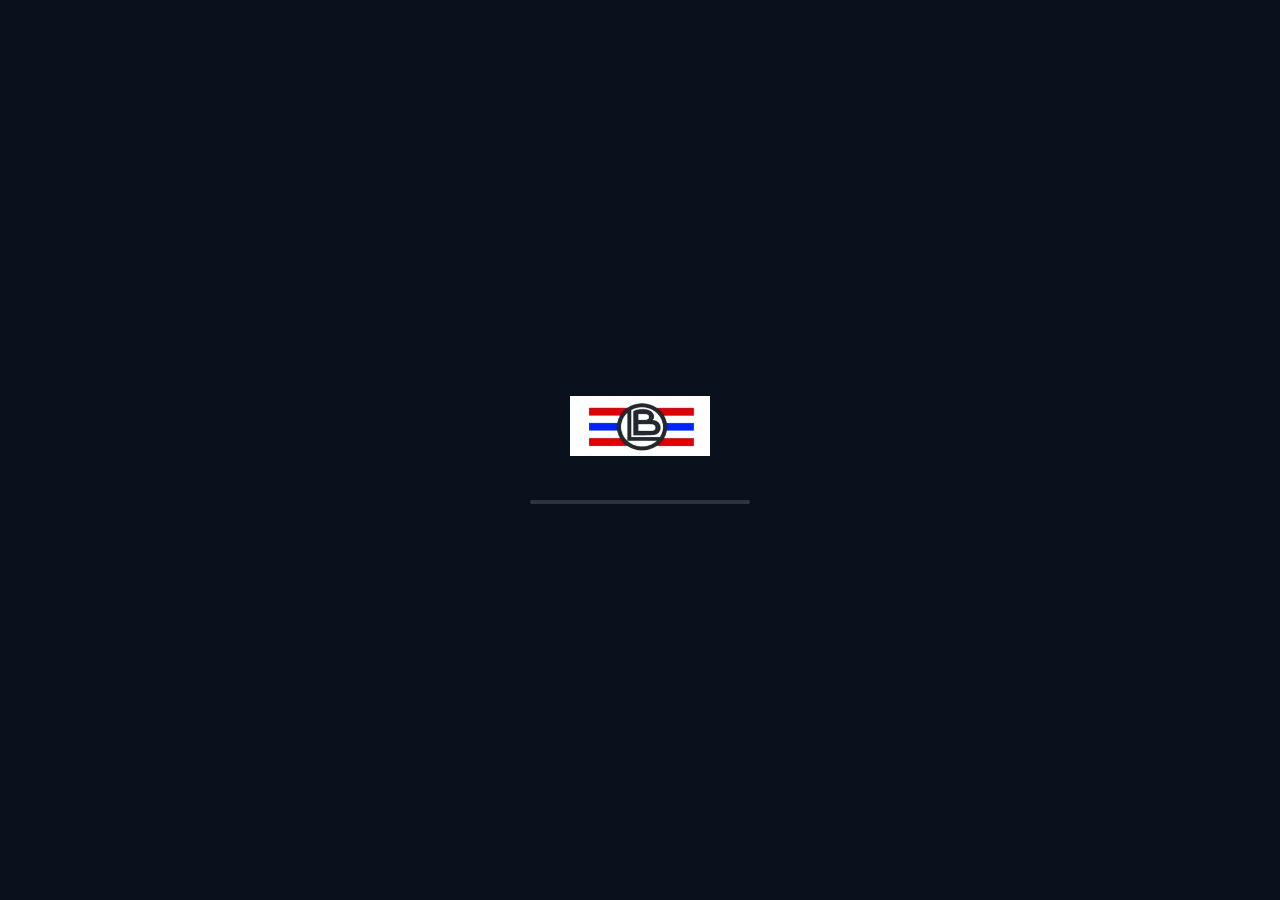
<file: index.html>
<!DOCTYPE html>
<html lang="cs">

<head>

<meta charset="UTF-8">
<meta http-equiv="X-UA-Compatible" content="IE=edge">
<meta name="viewport" content="width=device-width, initial-scale=1.0">

<title>TK Lokomotiva Beroun</title>
<link rel="icon" type="image/png" href="assets/images/favicon.png">
<link rel="preconnect" href="https://fonts.googleapis.com">

<link rel="preconnect" href="https://fonts.gstatic.com" crossorigin>

<link href="https://fonts.googleapis.com/css2?family=Inter:wght@300;400;500;600;700;800&display=swap" rel="stylesheet">

<link rel="stylesheet" href="css/style.css">
<link rel="stylesheet" href="css/navbar.css">
<link rel="stylesheet" href="css/hero.css">
<link rel="stylesheet" href="css/animations.css">
<link rel="stylesheet" href="css/responsive.css">
<link rel="stylesheet" href="css/loader.css">
<link rel="stylesheet" href="css/buttons.css">
<link rel="stylesheet" href="css/cursor.css">

</head>

<body>
<div class="cursor"></div>

<div class="cursor-outline"></div>
<div id="loader">

    <div class="loader-logo">

        <img src="assets/images/logo.png" alt="Logo">

    </div>

    <div class="loader-line"></div>

</div>

<header>

<nav class="navbar">

<div class="logo">

<img src="assets/images/logo.png" alt="Logo TK Lokomotiva Beroun">

<span>TK Lokomotiva Beroun</span>

</div>

<ul>

<li><a href="index.html">Domů</a></li>

<li><a href="o-klubu.html">O klubu</a></li>

<li><a href="treninky.html">Tréninky</a></li>

<li><a href="turnaje.html">Turnaje</a></li>

<li><a href="galerie.html">Galerie</a></li>

<li><a href="kontakt.html">Kontakt</a></li>

</ul>

<a href="rezervace.html" class="button">
    Rezervace
</a>

<div class="hamburger" id="hamburger">
    <span></span>
    <span></span>
    <span></span>
</div>

</nav>

</header>

<section class="hero">

    <div class="hero-bg"></div>
    <div class="overlay"></div>
    <div class="hero-content">

<h1>
TK LOKOMOTIVA BEROUN
</h1>

<p>

Tradice • Výkon • Komunita

</p>

<h2>

Největší antukový tenisový areál v Berouně

</h2>

<div class="buttons">

<a href="rezervace.html" class="primary">
    Rezervovat kurt
</a>

<a href="treninky.html" class="secondary">
Staňte se členem
</a>

</div>

</div>

<div class="scroll">

↓

</div>

</section>

<script src="js/navbar.js"></script>
<script src="js/app.js"></script>
<script src="js/loader.js"></script>
<script src="js/parallax.js"></script>
<script src="js/mobile-menu.js"></script>
<script src="js/cursor.js"></script>
</body>

</html>
</file>
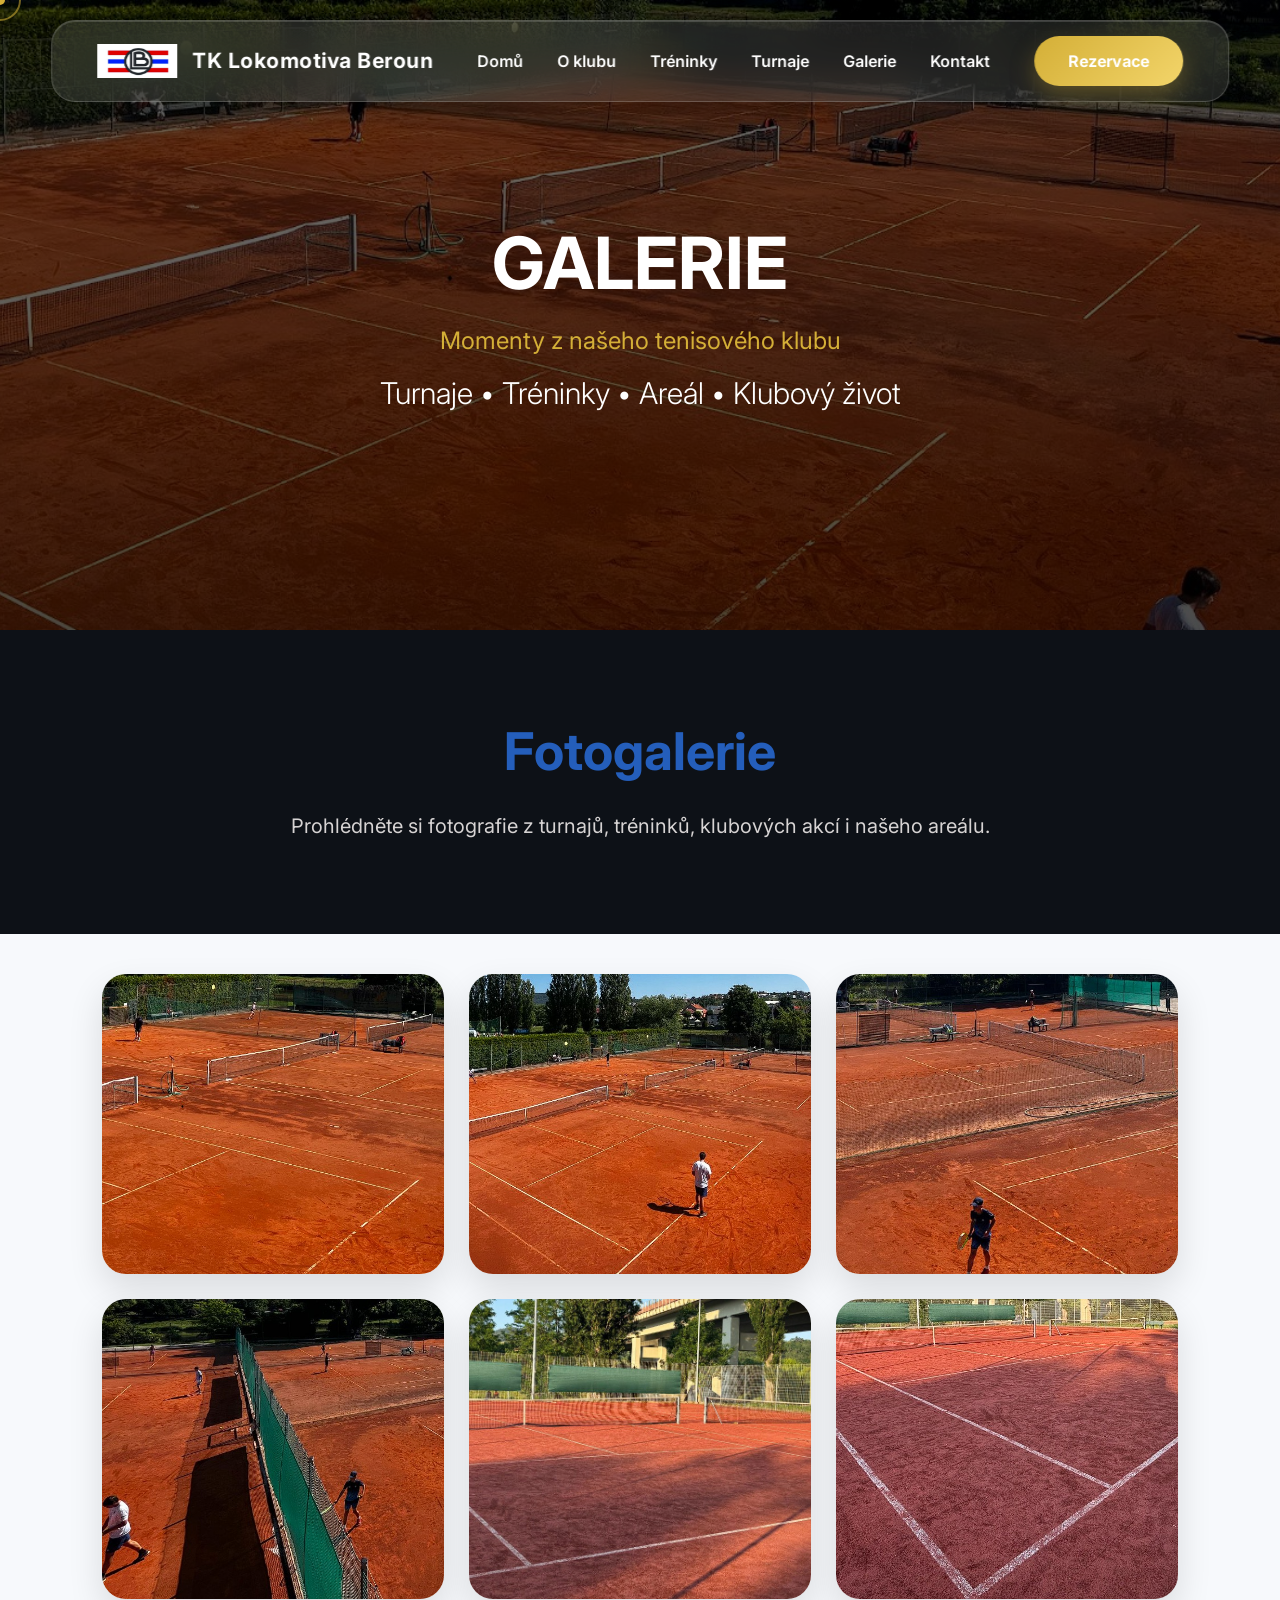
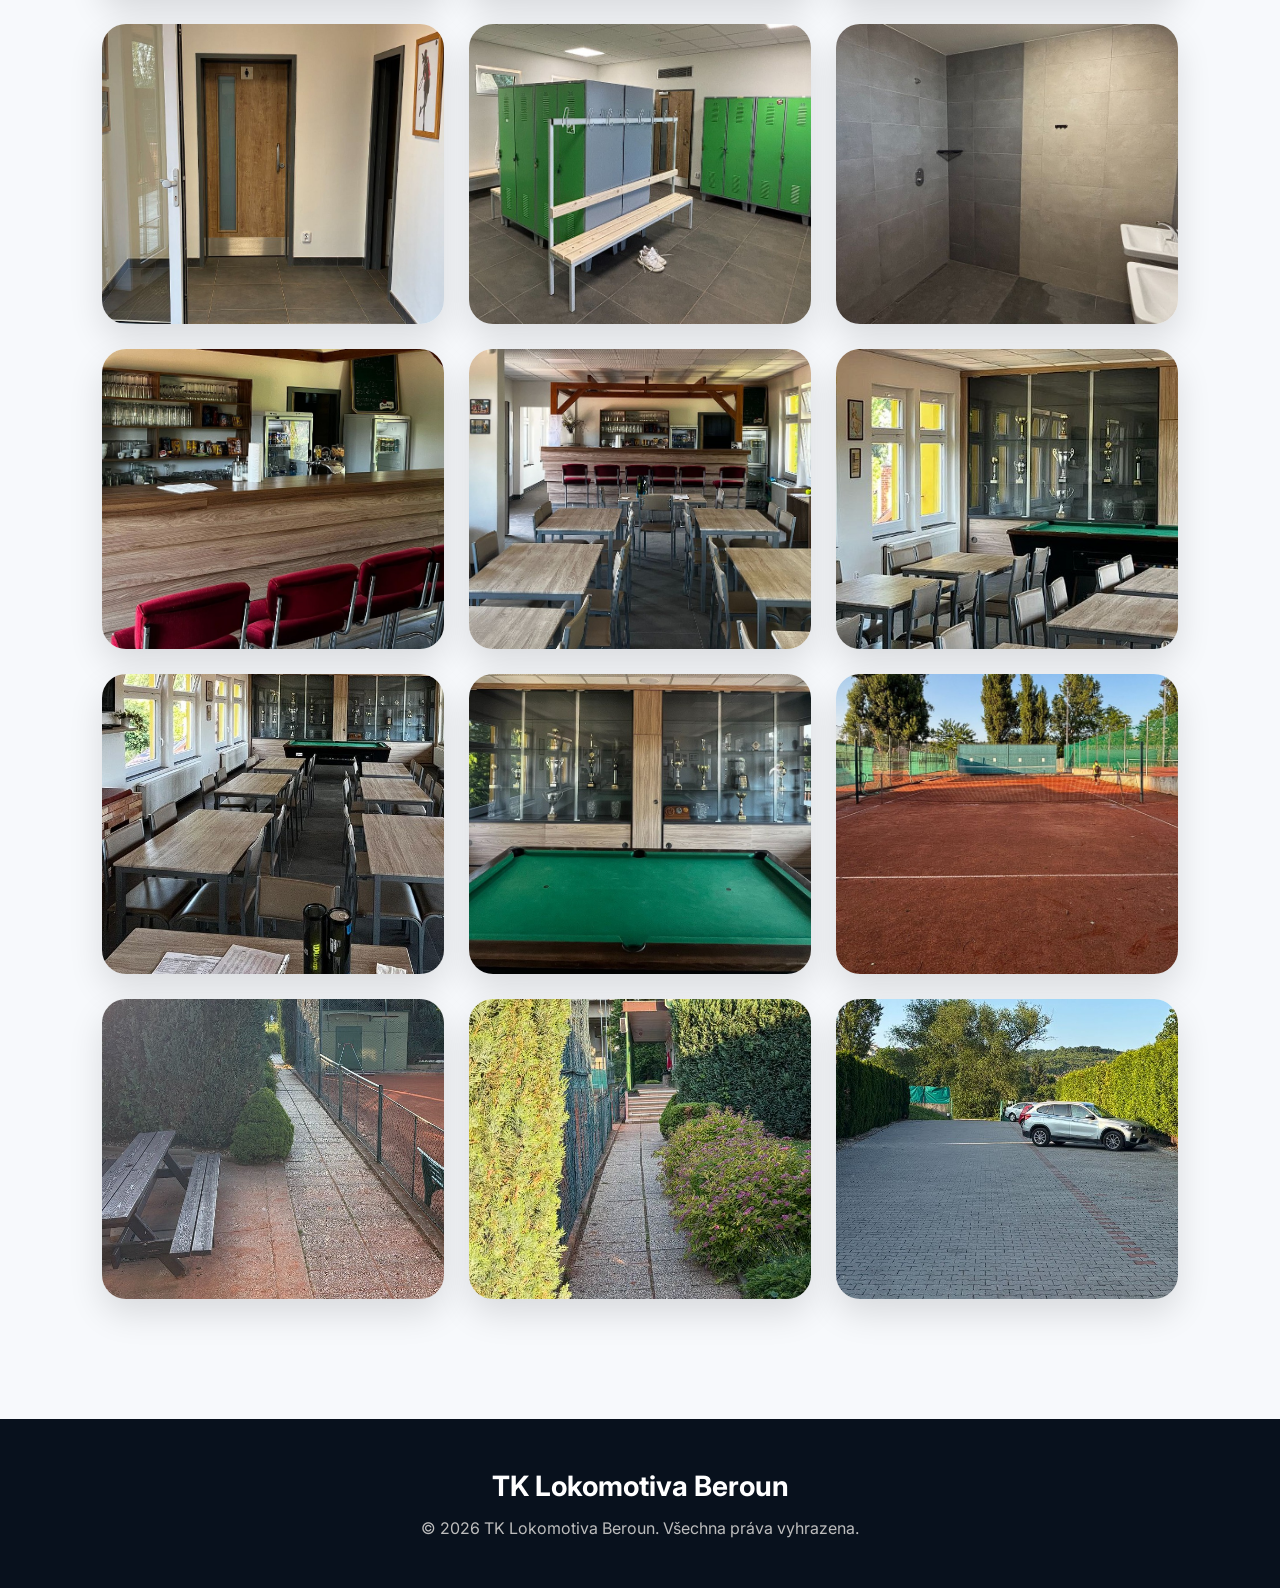
<file: galerie.html>
<!DOCTYPE html>
<html lang="cs">

<head>

<meta charset="UTF-8">
<meta name="viewport" content="width=device-width, initial-scale=1.0">

<title>Galerie | TK Lokomotiva Beroun</title>
<link rel="icon" type="image/png" href="assets/images/favicon.png">
<link rel="preconnect" href="https://fonts.googleapis.com">
<link rel="preconnect" href="https://fonts.gstatic.com" crossorigin>

<link href="https://fonts.googleapis.com/css2?family=Inter:wght@300;400;500;600;700;800&display=swap" rel="stylesheet">

<link rel="stylesheet" href="css/style.css">
<link rel="stylesheet" href="css/navbar.css">
<link rel="stylesheet" href="css/buttons.css">
<link rel="stylesheet" href="css/galerie.css">
<link rel="stylesheet" href="css/responsive.css">
<link rel="stylesheet" href="css/animations.css">
<link rel="stylesheet" href="css/cursor.css">
<link rel="stylesheet" href="css/hero.css">
<link rel="stylesheet" href="css/loader.css">
</head>

<body>
<!-- Loader -->

<div id="loader">

<div class="loader-logo">
<img src="assets/images/logo.png">
</div>

<div class="loader-line"></div>

</div>

<!-- kurzor -->

<div class="cursor"></div>

<div class="cursor-outline"></div>

<header>

<nav class="navbar">

<div class="logo">

<img src="assets/images/logo.png">

<span>TK Lokomotiva Beroun</span>

</div>

<ul>

<li><a href="index.html">Domů</a></li>

<li><a href="o-klubu.html">O klubu</a></li>

<li><a href="treninky.html">Tréninky</a></li>

<li><a href="turnaje.html">Turnaje</a></li>

<li><a href="galerie.html" class="active">Galerie</a></li>

<li><a href="kontakt.html">Kontakt</a></li>

</ul>

<a href="rezervace.html" class="button">
    Rezervace
</a>

<div class="hamburger" id="hamburger">

<span></span>
<span></span>
<span></span>

</div>

</nav>

</header>

<section class="gallery-hero">

<div class="overlay"></div>

<div class="hero-content">

<h1>GALERIE</h1>

<p>

Momenty z našeho tenisového klubu

</p>

<h2>

Turnaje • Tréninky • Areál • Klubový život

</h2>

</div>

</section>

<section class="gallery-intro">

<h2>Fotogalerie</h2>

<p>

Prohlédněte si fotografie z turnajů, tréninků, klubových akcí i našeho areálu.

</p>

</section>

<section class="gallery">

<div class="gallery-grid">
<div class="gallery-item"><img src="assets/images/galerie/foto1.jpg" alt="Foto 1"></div>
<div class="gallery-item"><img src="assets/images/galerie/foto2.jpg" alt="Foto 2"></div>
<div class="gallery-item"><img src="assets/images/galerie/foto3.jpg" alt="Foto 3"></div>
<div class="gallery-item"><img src="assets/images/galerie/foto4.jpg" alt="Foto 4"></div>
<div class="gallery-item"><img src="assets/images/galerie/foto5.jpg" alt="Foto 5"></div>
<div class="gallery-item"><img src="assets/images/galerie/foto6.jpg" alt="Foto 6"></div>
<div class="gallery-item"><img src="assets/images/galerie/foto7.jpg" alt="Foto 7"></div>
<div class="gallery-item"><img src="assets/images/galerie/foto8.jpg" alt="Foto 8"></div>
<div class="gallery-item"><img src="assets/images/galerie/foto9.jpg" alt="Foto 9"></div>
<div class="gallery-item"><img src="assets/images/galerie/foto10.jpg" alt="Foto 10"></div>
<div class="gallery-item"><img src="assets/images/galerie/foto11.jpg" alt="Foto 11"></div>
<div class="gallery-item"><img src="assets/images/galerie/foto12.jpg" alt="Foto 12"></div>
<div class="gallery-item"><img src="assets/images/galerie/foto13.jpg" alt="Foto 13"></div>
<div class="gallery-item"><img src="assets/images/galerie/foto14.jpg" alt="Foto 14"></div>
<div class="gallery-item"><img src="assets/images/galerie/foto15.jpg" alt="Foto 15"></div>
<div class="gallery-item"><img src="assets/images/galerie/foto16.jpg" alt="Foto 16"></div>
<div class="gallery-item"><img src="assets/images/galerie/foto17.jpg" alt="Foto 17"></div>
<div class="gallery-item"><img src="assets/images/galerie/foto18.jpg" alt="Foto 18"></div>

</div>
</section>
<!-- LIGHTBOX -->

<div class="lightbox" id="lightbox">

<button class="close">&times;</button>

<button class="prev">&#10094;</button>

<img id="lightbox-image">

<button class="next">&#10095;</button>

</div>

<footer class="footer">

    <h3>TK Lokomotiva Beroun</h3>

    <p>

        © 2026 TK Lokomotiva Beroun.
        Všechna práva vyhrazena.

    </p>

</footer>

<script src="js/navbar.js"></script>

<script src="js/mobile-menu.js"></script>

<script src="js/cursor.js"></script>

<script src="js/lightbox.js"></script>

<script src="js/loader.js"></script>

</body>

</html>
</file>
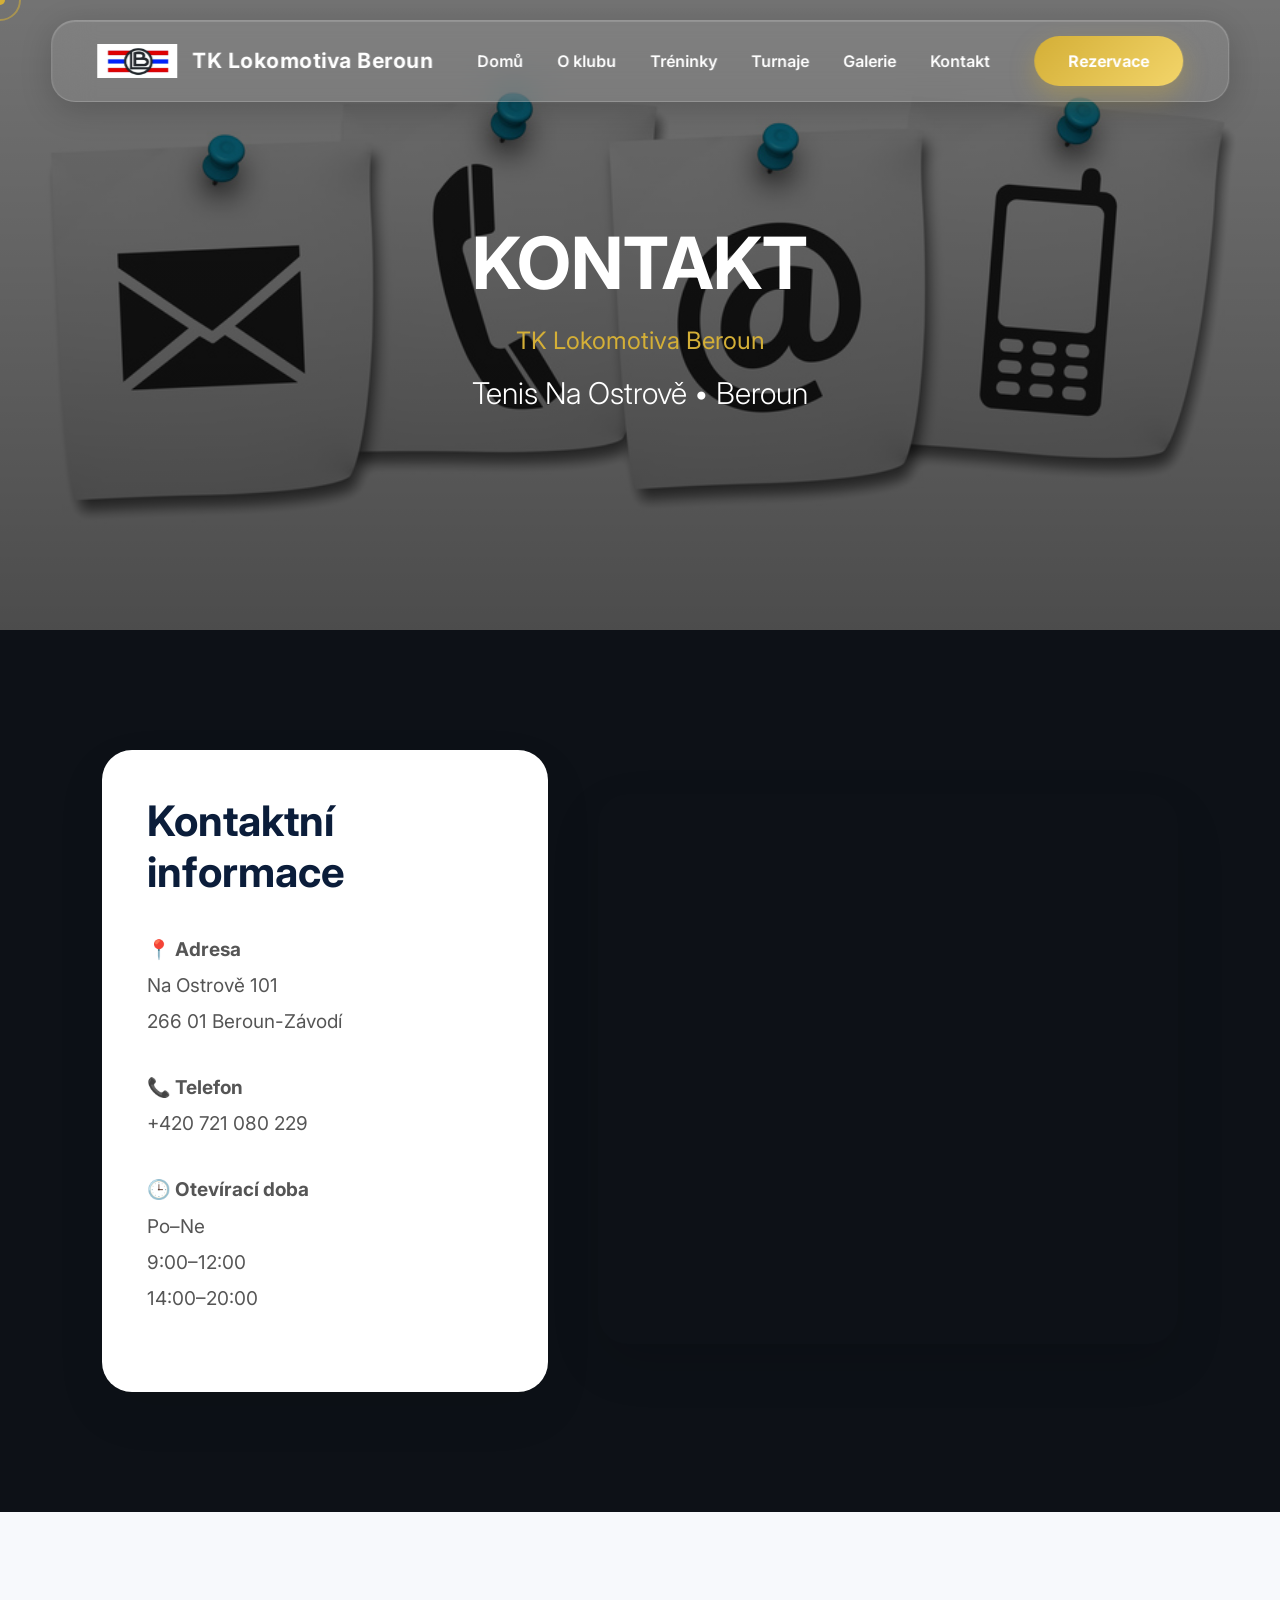
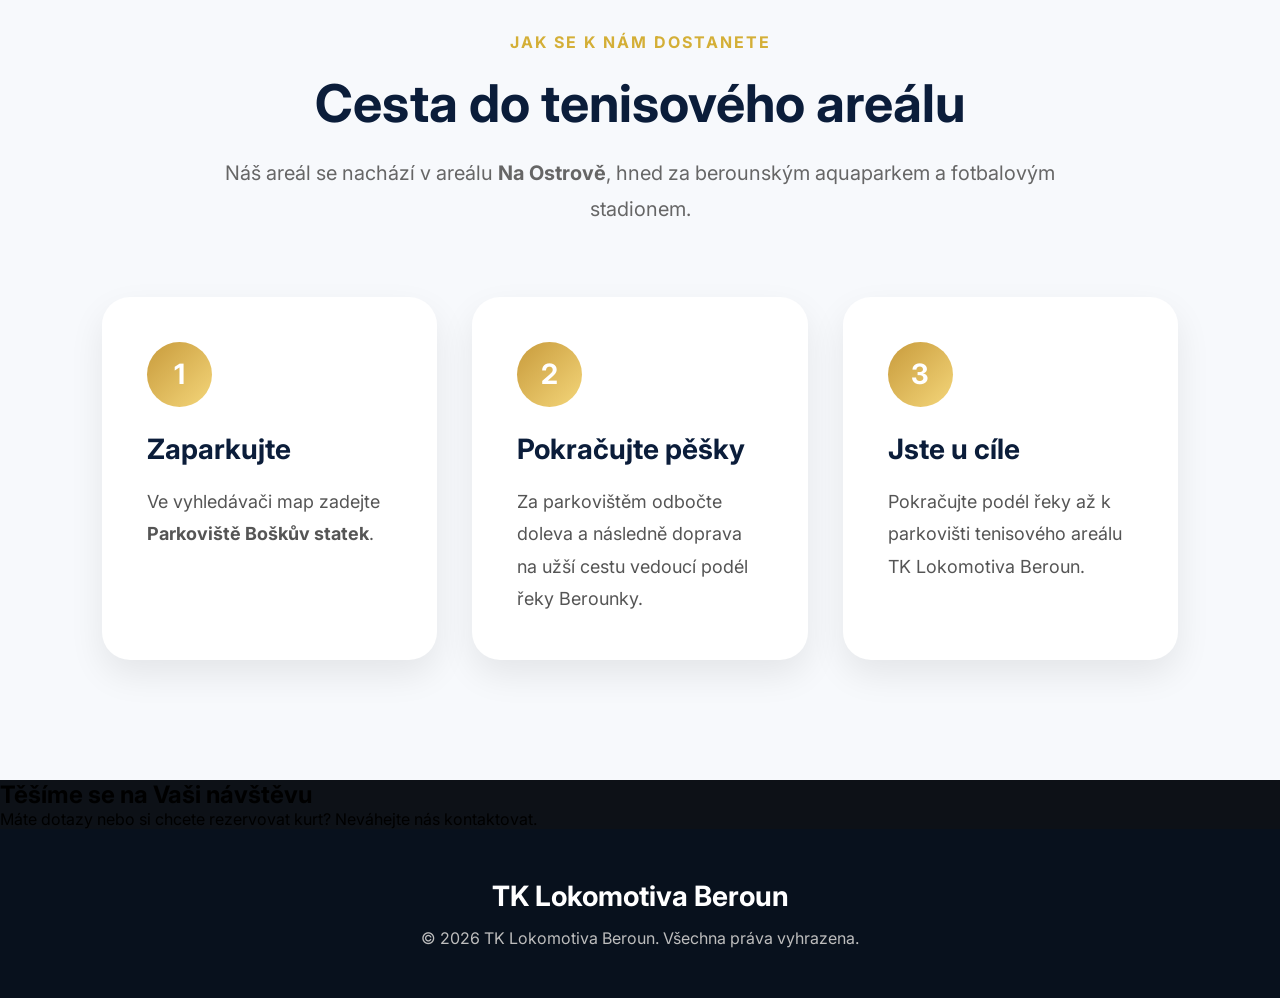
<file: kontakt.html>
<!DOCTYPE html>

<html lang="cs">

<head>

<meta charset="UTF-8">
<meta name="viewport" content="width=device-width, initial-scale=1.0">

<title>Kontakt | TK Lokomotiva Beroun</title>
<link rel="icon" type="image/png" href="assets/images/favicon.png">
<link rel="preconnect" href="https://fonts.googleapis.com">
<link rel="preconnect" href="https://fonts.gstatic.com" crossorigin>

<link href="https://fonts.googleapis.com/css2?family=Inter:wght@300;400;500;600;700;800&display=swap" rel="stylesheet">

<link rel="stylesheet" href="css/style.css">
<link rel="stylesheet" href="css/navbar.css">
<link rel="stylesheet" href="css/buttons.css">
<link rel="stylesheet" href="css/kontakt.css">
<link rel="stylesheet" href="css/responsive.css">
<link rel="stylesheet" href="css/animations.css">
<link rel="stylesheet" href="css/cursor.css">
<link rel="stylesheet" href="css/hero.css">
<link rel="stylesheet" href="css/loader.css">


</head>

<body>
<!-- Loader -->

<div id="loader">

<div class="loader-logo">
<img src="assets/images/logo.png">
</div>

<div class="loader-line"></div>

</div>

<!-- kurzor -->

<div class="cursor"></div>

<div class="cursor-outline"></div>

<header>

<nav class="navbar">

<div class="logo">

<img src="assets/images/logo.png">

<span>TK Lokomotiva Beroun</span>

</div>

<ul>

<li><a href="index.html">Domů</a></li>

<li><a href="o-klubu.html">O klubu</a></li>

<li><a href="treninky.html">Tréninky</a></li>

<li><a href="turnaje.html">Turnaje</a></li>

<li><a href="galerie.html">Galerie</a></li>

<li><a href="kontakt.html" class="active">Kontakt</a></li>

</ul>

<a href="rezervace.html" class="button">
    Rezervace
</a>

<div class="hamburger" id="hamburger">

<span></span>
<span></span>
<span></span>

</div>

</nav>

</header>

<section class="contact-hero">

<div class="overlay"></div>

<div class="hero-content">

<h1>KONTAKT</h1>

<p>

TK Lokomotiva Beroun

</p>

<h2>

Tenis Na Ostrově • Beroun

</h2>

</div>

</section>

<section class="contact-info">

<div class="contact-card">

<h2>Kontaktní informace</h2>

<p><strong>📍 Adresa</strong><br>
Na Ostrově 101<br>
266 01 Beroun-Závodí</p>

<p><strong>📞 Telefon</strong><br>
+420 721 080 229</p>

<p><strong>🕒 Otevírací doba</strong><br>
Po–Ne<br>
9:00–12:00<br>
14:00–20:00</p>

</div>

<div class="map-card">

<iframe
src="https://www.google.com/maps?q=Na+Ostrově+101,+Beroun&output=embed"
loading="lazy"
allowfullscreen>
</iframe>

</div>

</section>
<section class="directions">

<div class="section-title">

<span>JAK SE K NÁM DOSTANETE</span>

<h2>Cesta do tenisového areálu</h2>

<p>

Náš areál se nachází v areálu <strong>Na Ostrově</strong>, hned za berounským aquaparkem a fotbalovým stadionem.

</p>

</div>

<div class="steps">

<div class="step">

<div class="number">1</div>

<h3>Zaparkujte</h3>

<p>

Ve vyhledávači map zadejte
<strong>Parkoviště Boškův statek</strong>.

</p>

</div>

<div class="step">

<div class="number">2</div>

<h3>Pokračujte pěšky</h3>

<p>

Za parkovištěm odbočte doleva a následně doprava na užší cestu vedoucí podél řeky Berounky.

</p>

</div>

<div class="step">

<div class="number">3</div>

<h3>Jste u cíle</h3>

<p>

Pokračujte podél řeky až k parkovišti tenisového areálu TK Lokomotiva Beroun.

</p>

</div>

</div>

</section>

<section class="cta">

<h2>Těšíme se na Vaši návštěvu</h2>

<p>

Máte dotazy nebo si chcete rezervovat kurt? Neváhejte nás kontaktovat.

</p>

</section>

<footer class="footer">

    <h3>TK Lokomotiva Beroun</h3>

    <p>

        © 2026 TK Lokomotiva Beroun.
        Všechna práva vyhrazena.

    </p>

</footer>

<script src="js/navbar.js"></script>
<script src="js/mobile-menu.js"></script>
<script src="js/cursor.js"></script>
<script src="js/loader.js"></script>

</body>

</html>
</file>
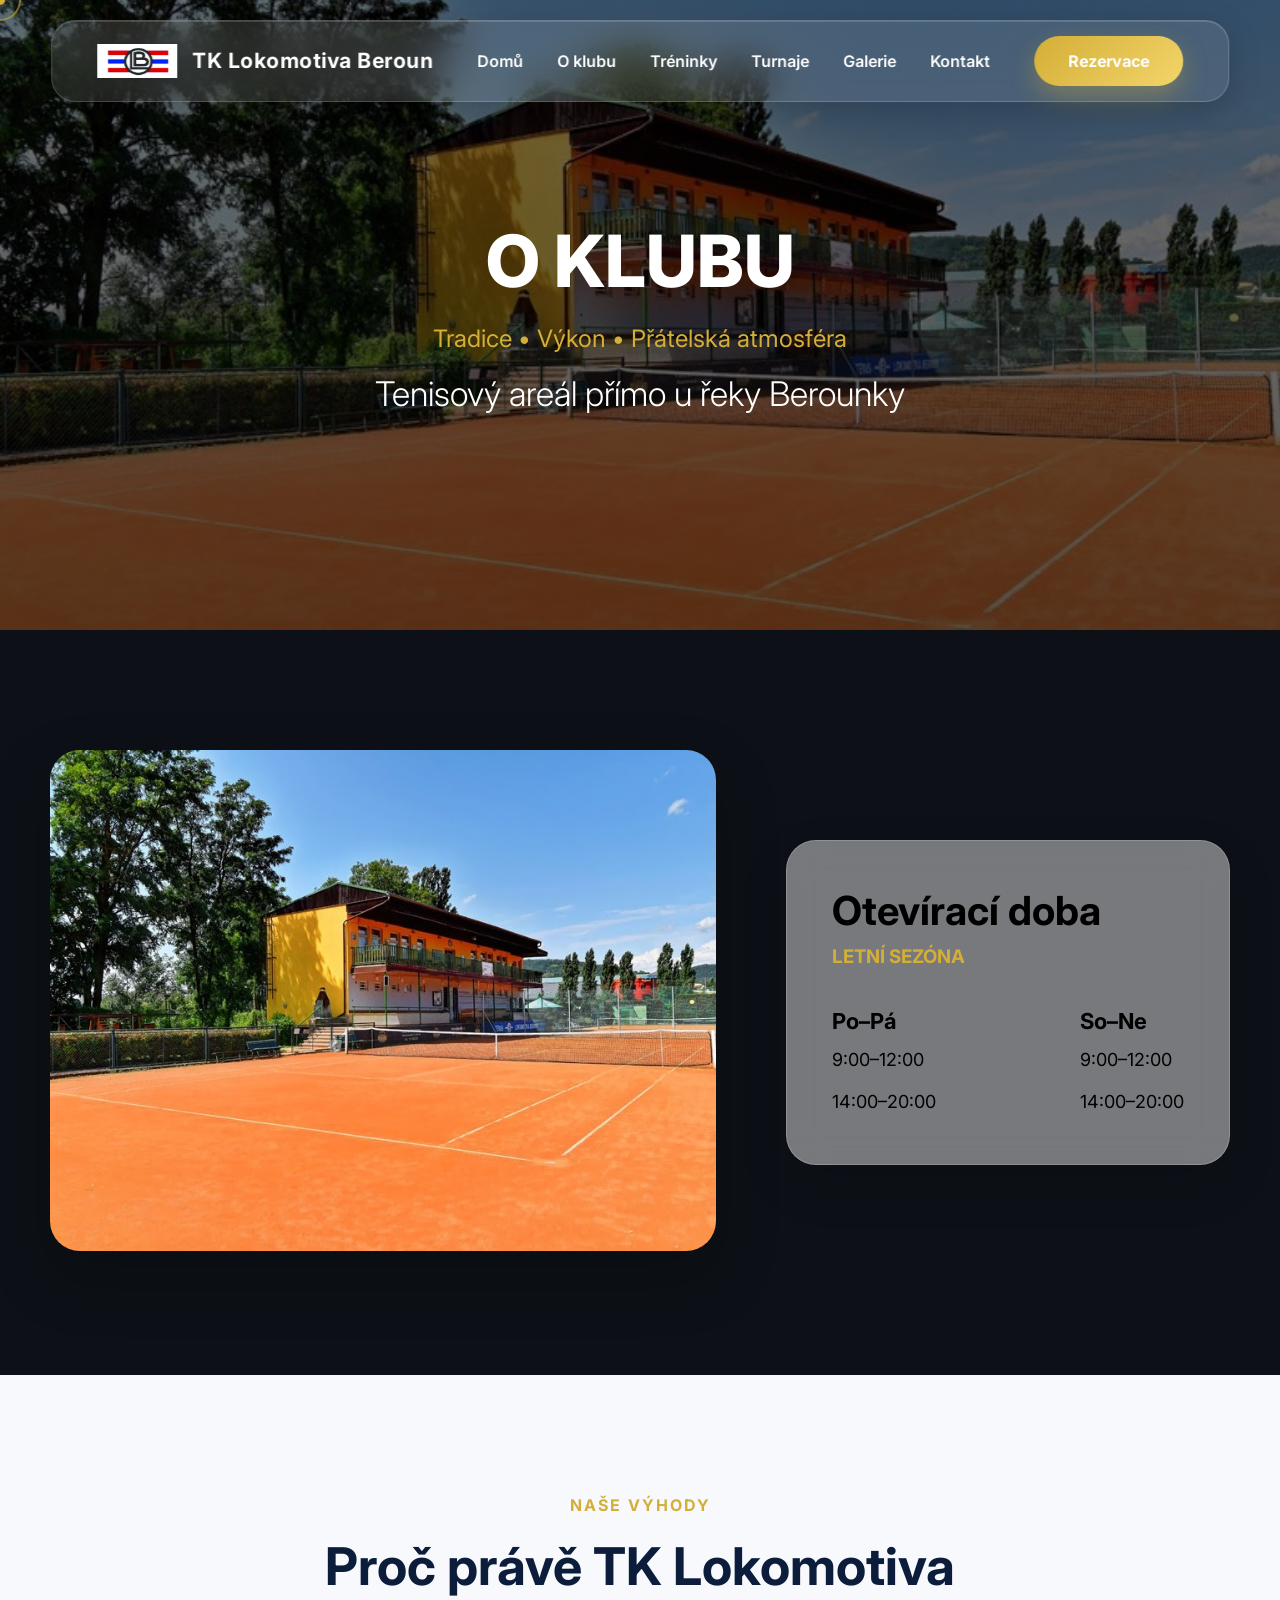
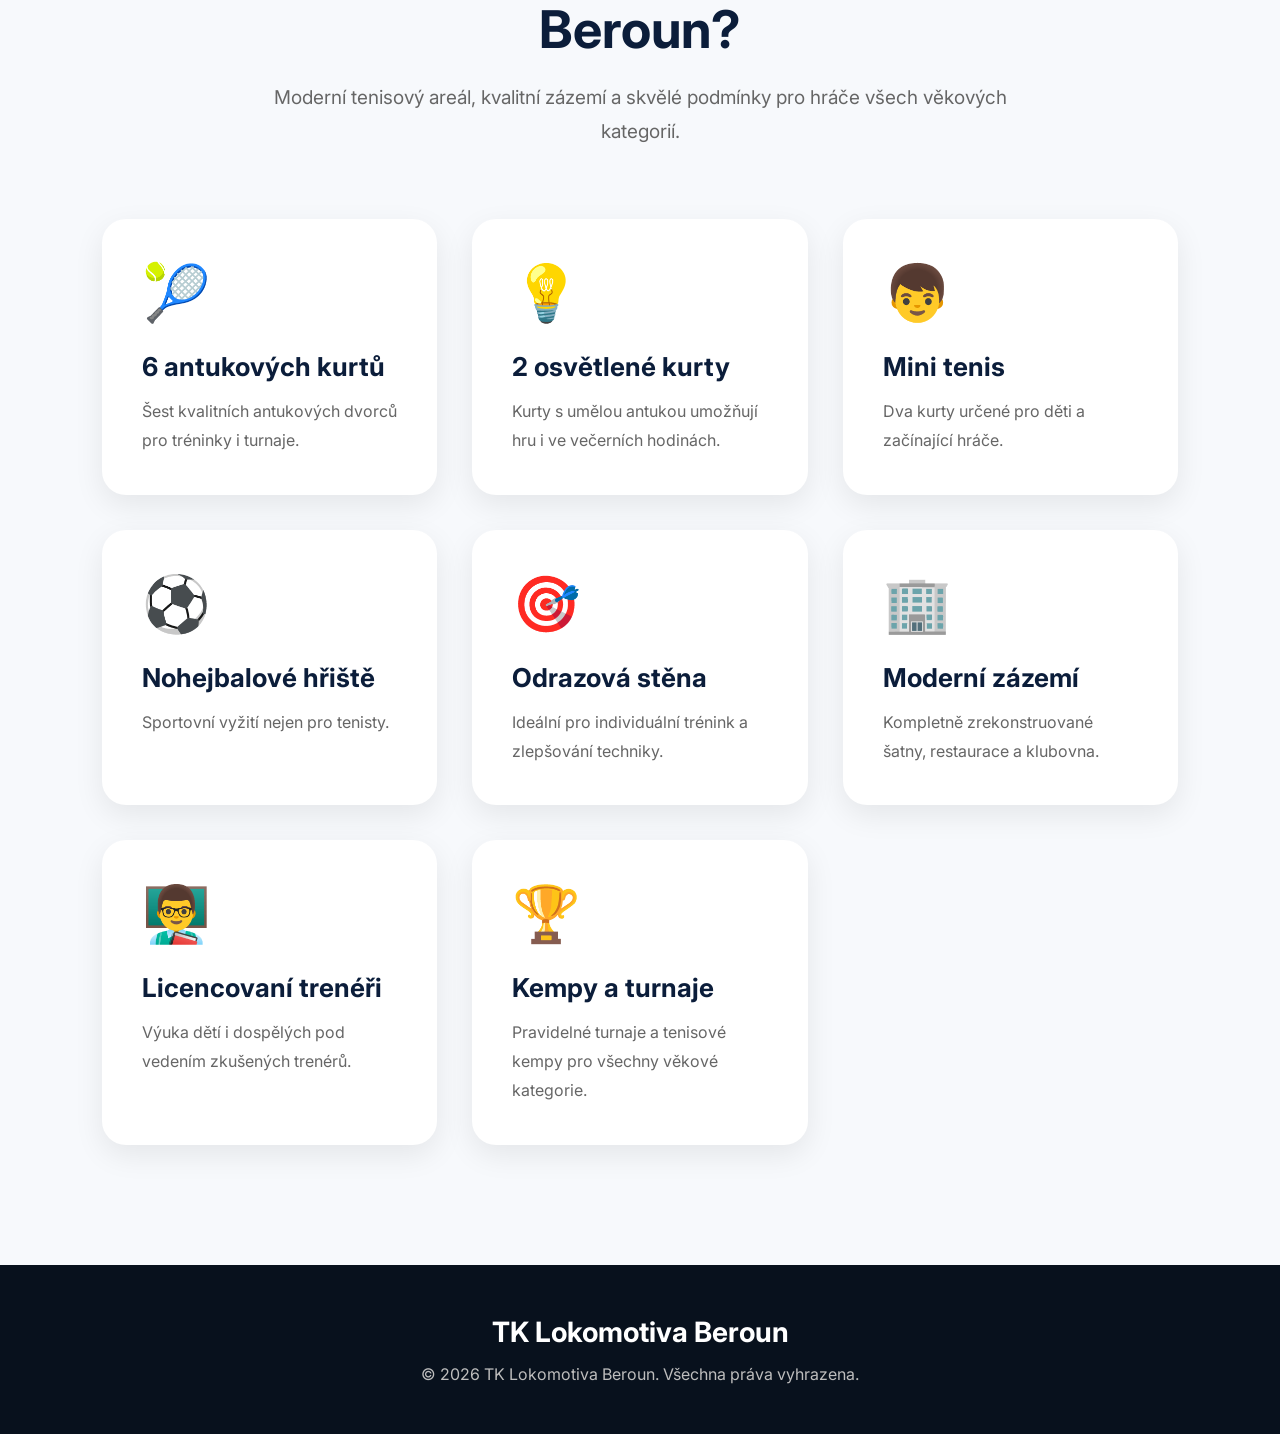
<file: o-klubu.html>
<!DOCTYPE html>

<html lang="cs">

<head>

<meta charset="UTF-8">

<meta name="viewport" content="width=device-width, initial-scale=1.0">

<title>O klubu | TK Lokomotiva Beroun</title>
<link rel="icon" type="image/png" href="assets/images/favicon.png">
<link rel="preconnect" href="https://fonts.googleapis.com">
<link rel="preconnect" href="https://fonts.gstatic.com" crossorigin>
<link href="https://fonts.googleapis.com/css2?family=Inter:wght@300;400;500;600;700;800&display=swap" rel="stylesheet">
<link rel="stylesheet" href="css/style.css">
<link rel="stylesheet" href="css/navbar.css">
<link rel="stylesheet" href="css/buttons.css">
<link rel="stylesheet" href="css/about.css">
<link rel="stylesheet" href="css/responsive.css">
<link rel="stylesheet" href="css/loader.css">
<link rel="stylesheet" href="css/hero.css">
<link rel="stylesheet" href="css/cursor.css">
<link rel="stylesheet" href="css/animations.css">

</head>

<body>

<!-- Loader -->

<div id="loader">

<div class="loader-logo">
<img src="assets/images/logo.png">
</div>

<div class="loader-line"></div>

</div>

<!-- kurzor -->

<div class="cursor"></div>

<div class="cursor-outline"></div>

<!-- Navigace -->

<header>

<nav class="navbar">

<div class="logo">

<img src="assets/images/logo.png">

<span>TK Lokomotiva Beroun</span>

</div>

<ul>

<li><a href="index.html">Domů</a></li>

<li><a href="o-klubu.html" class="active">O klubu</a></li>

<li><a href="treninky.html">Tréninky</a></li>

<li><a href="turnaje.html">Turnaje</a></li>

<li><a href="galerie.html">Galerie</a></li>

<li><a href="kontakt.html">Kontakt</a></li>

</ul>

<a href="rezervace.html" class="button">
    Rezervace
</a>

<div class="hamburger" id="hamburger">

<span></span>

<span></span>

<span></span>

</div>

</nav>

</header>

<!-- HERO -->

<section class="about-hero">

<div class="about-overlay"></div>

<div class="about-content">

<h1>

O KLUBU

</h1>

<p>

Tradice • Výkon • Přátelská atmosféra

</p>

<h2>

Tenisový areál přímo u řeky Berounky

</h2>

</div>

</section>

<!-- INFO -->

<section class="about-intro">

<div class="about-image">

<img src="assets/images/club.jpg">

</div>

<div class="opening-hours">

<h2>

Otevírací doba

</h2>

<h3>

LETNÍ SEZÓNA

</h3>

<div class="hours">

<div>

<strong>Po–Pá</strong>

<p>

9:00–12:00

</p>

<p>

14:00–20:00

</p>

</div>

<div>

<strong>So–Ne</strong>

<p>

9:00–12:00

</p>

<p>

14:00–20:00

</p>

</div>

</div>

</div>

</section>

<section class="features">

    <div class="section-title">

        <span>NAŠE VÝHODY</span>

        <h2>Proč právě TK Lokomotiva Beroun?</h2>

        <p>
            Moderní tenisový areál, kvalitní zázemí a skvělé podmínky pro hráče všech věkových kategorií.
        </p>

    </div>

    <div class="feature-grid">

        <div class="feature-card">
            <div class="icon">🎾</div>
            <h3>6 antukových kurtů</h3>
            <p>Šest kvalitních antukových dvorců pro tréninky i turnaje.</p>
        </div>

        <div class="feature-card">
            <div class="icon">💡</div>
            <h3>2 osvětlené kurty</h3>
            <p>Kurty s umělou antukou umožňují hru i ve večerních hodinách.</p>
        </div>

        <div class="feature-card">
            <div class="icon">👦</div>
            <h3>Mini tenis</h3>
            <p>Dva kurty určené pro děti a začínající hráče.</p>
        </div>

        <div class="feature-card">
            <div class="icon">⚽</div>
            <h3>Nohejbalové hřiště</h3>
            <p>Sportovní vyžití nejen pro tenisty.</p>
        </div>

        <div class="feature-card">
            <div class="icon">🎯</div>
            <h3>Odrazová stěna</h3>
            <p>Ideální pro individuální trénink a zlepšování techniky.</p>
        </div>

        <div class="feature-card">
            <div class="icon">🏢</div>
            <h3>Moderní zázemí</h3>
            <p>Kompletně zrekonstruované šatny, restaurace a klubovna.</p>
        </div>

        <div class="feature-card">
            <div class="icon">👨‍🏫</div>
            <h3>Licencovaní trenéři</h3>
            <p>Výuka dětí i dospělých pod vedením zkušených trenérů.</p>
        </div>

        <div class="feature-card">
            <div class="icon">🏆</div>
            <h3>Kempy a turnaje</h3>
            <p>Pravidelné turnaje a tenisové kempy pro všechny věkové kategorie.</p>
        </div>

    </div>

</section>

<footer class="footer">

    <h3>TK Lokomotiva Beroun</h3>

    <p>

        © 2026 TK Lokomotiva Beroun.
        Všechna práva vyhrazena.

    </p>

</footer>

<script src="js/navbar.js"></script>

<script src="js/mobile-menu.js"></script>

<script src="js/loader.js"></script>

<script src="js/cursor.js"></script>

</body>

</html>
</file>
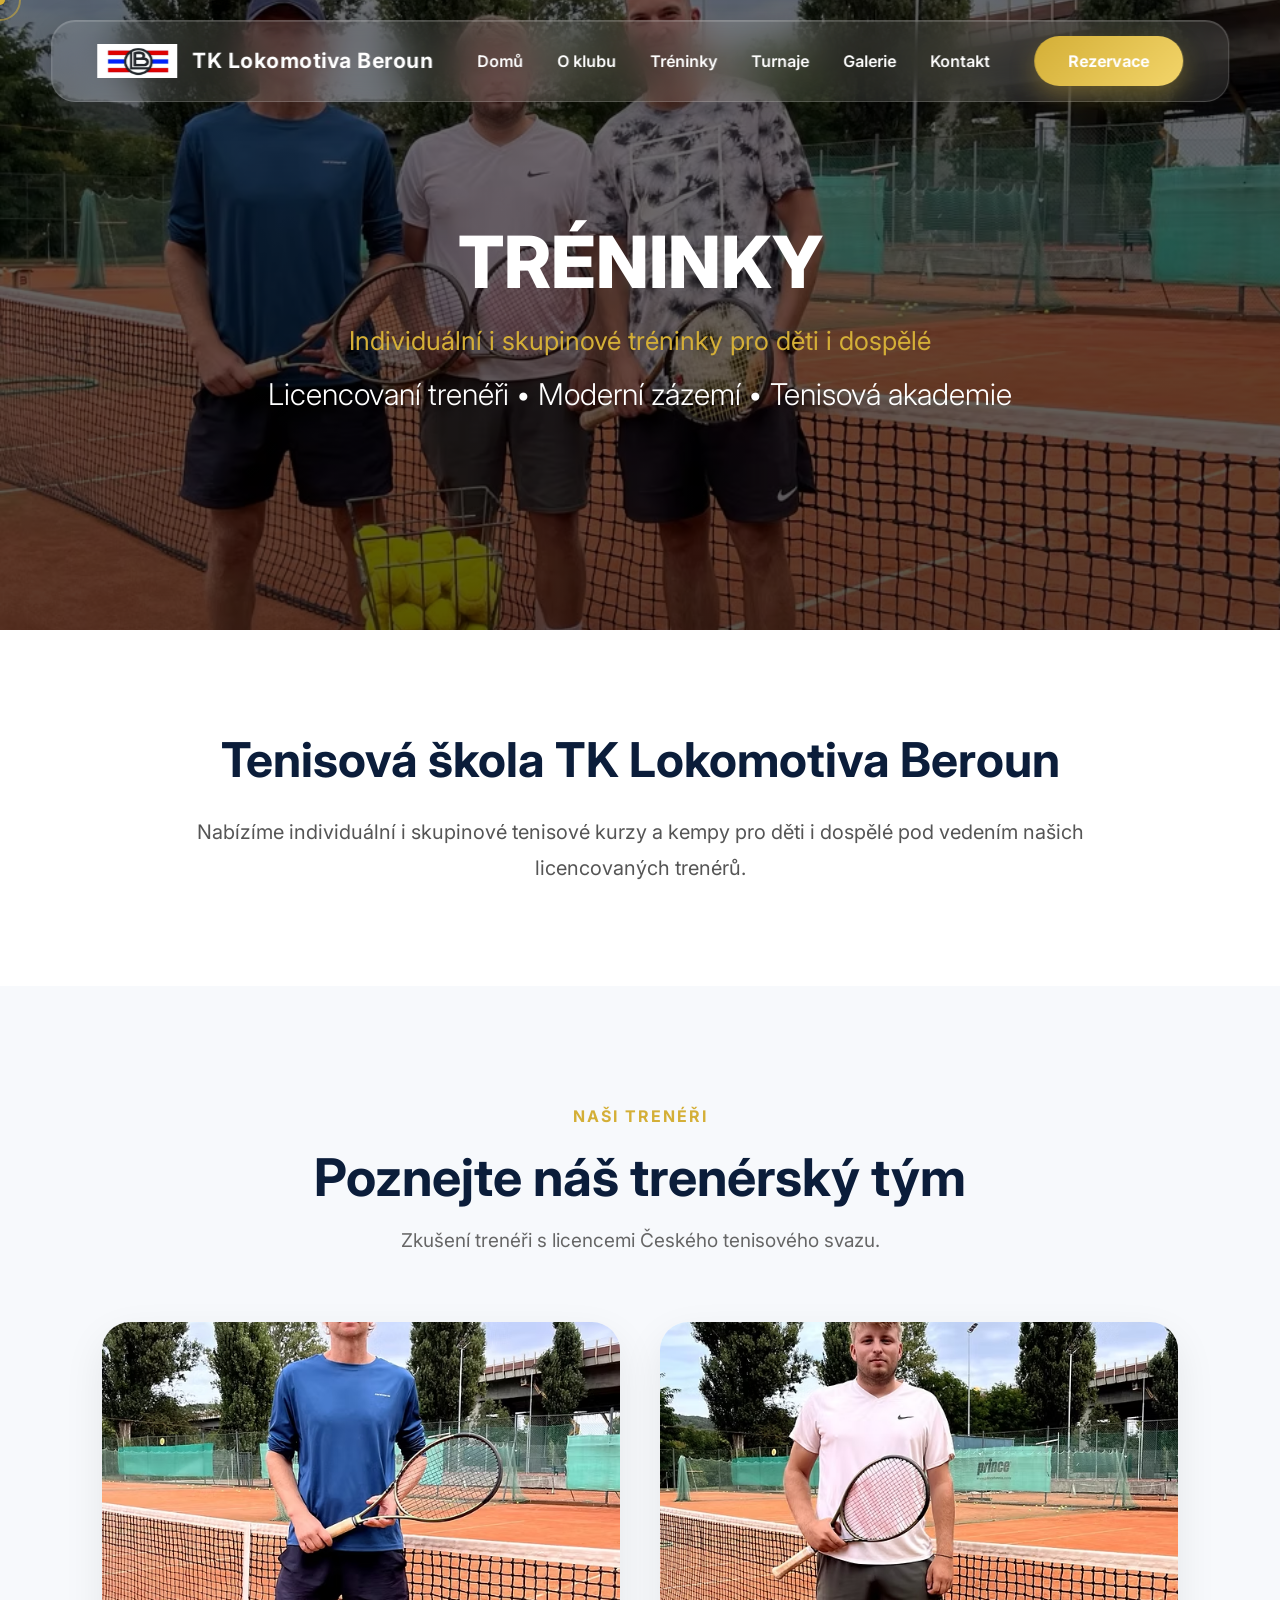
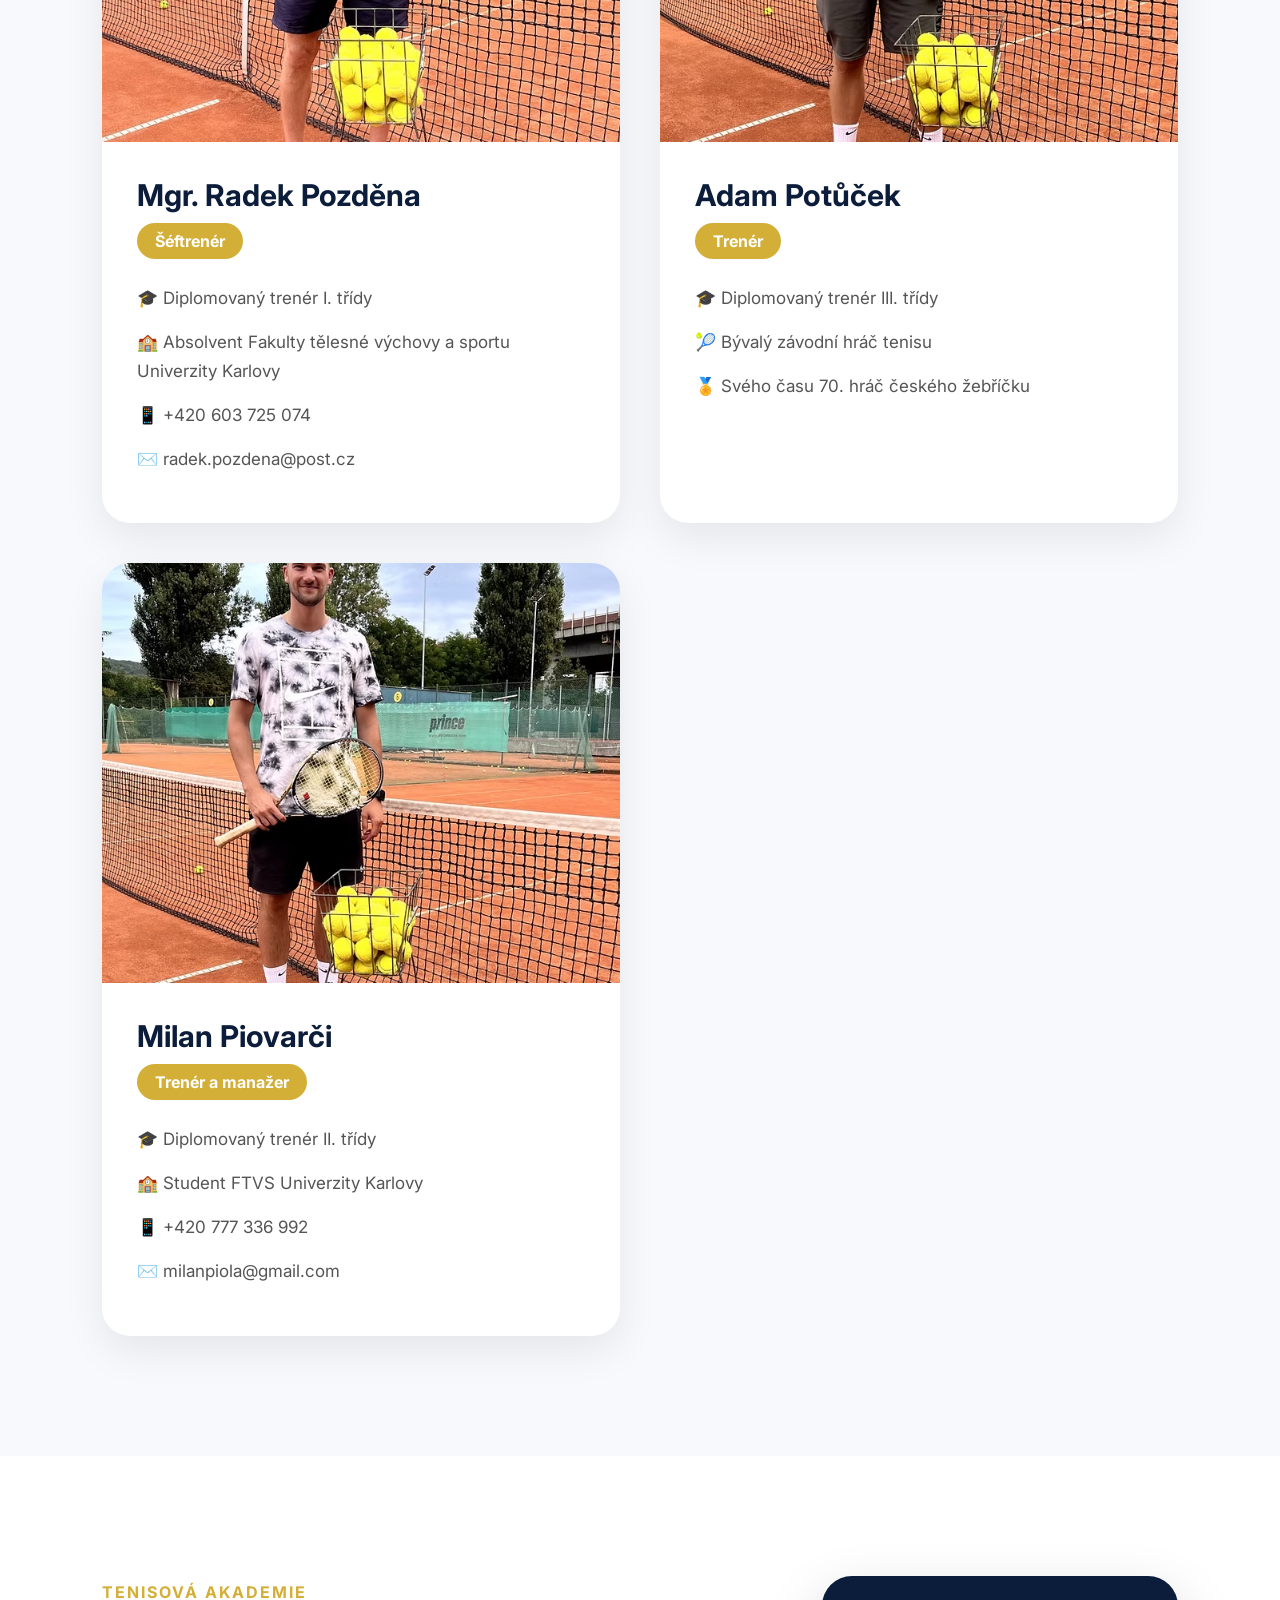
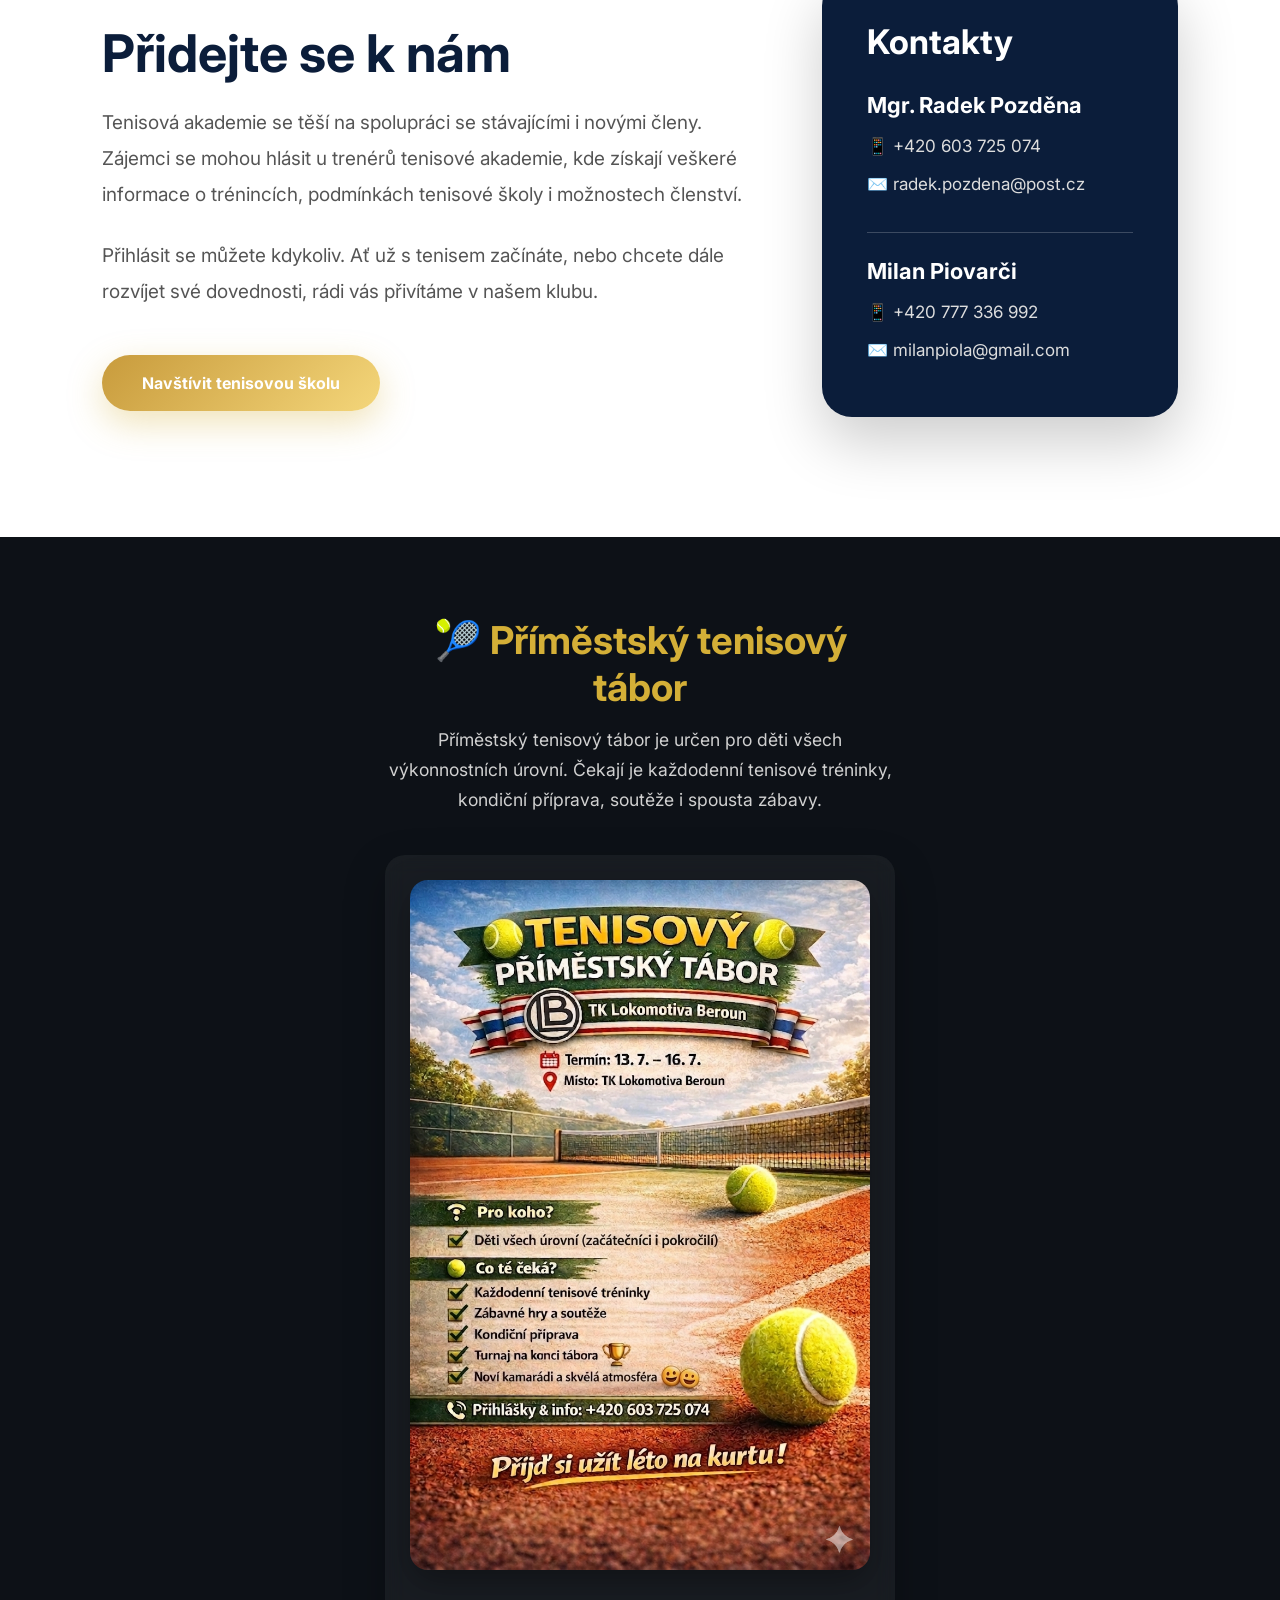
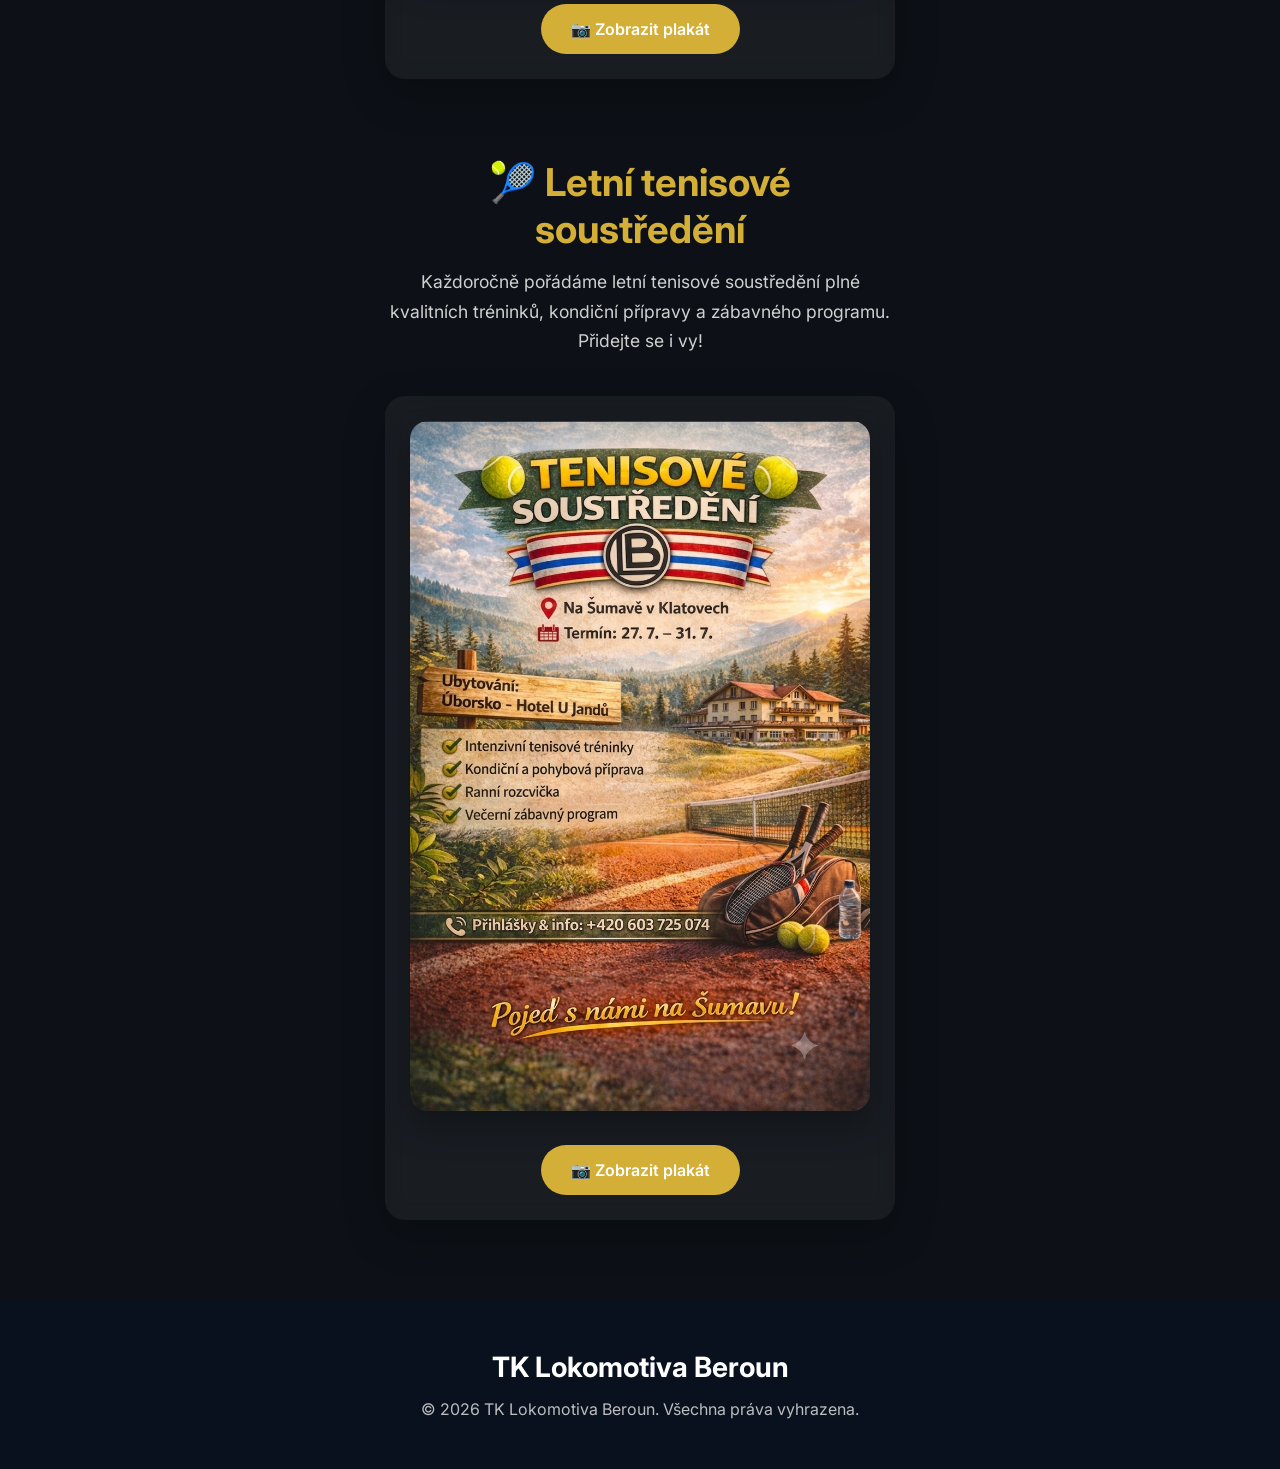
<file: treninky.html>
<!DOCTYPE html>
<html lang="cs">

<head>

<meta charset="UTF-8">
<meta name="viewport" content="width=device-width, initial-scale=1.0">

<title>Tréninky | TK Lokomotiva Beroun</title>
<link rel="icon" type="image/png" href="assets/images/favicon.png">
<link rel="preconnect" href="https://fonts.googleapis.com">
<link rel="preconnect" href="https://fonts.gstatic.com" crossorigin>

<link href="https://fonts.googleapis.com/css2?family=Inter:wght@300;400;500;600;700;800&display=swap" rel="stylesheet">

<link rel="stylesheet" href="css/style.css">
<link rel="stylesheet" href="css/navbar.css">
<link rel="stylesheet" href="css/buttons.css">
<link rel="stylesheet" href="css/treninky.css">
<link rel="stylesheet" href="css/responsive.css">
<link rel="stylesheet" href="css/loader.css">
<link rel="stylesheet" href="css/animations.css">
<link rel="stylesheet" href="css/cursor.css">
<link rel="stylesheet" href="css/hero.css">
</head>

<body>
<!-- Loader -->

<div id="loader">

<div class="loader-logo">
<img src="assets/images/logo.png">
</div>

<div class="loader-line"></div>

</div>

<!-- kurzor -->

<div class="cursor"></div>

<div class="cursor-outline"></div>

<header>

<nav class="navbar">

<div class="logo">

<img src="assets/images/logo.png">

<span>TK Lokomotiva Beroun</span>

</div>

<ul>

<li><a href="index.html">Domů</a></li>

<li><a href="o-klubu.html">O klubu</a></li>

<li><a href="treninky.html" class="active">Tréninky</a></li>

<li><a href="turnaje.html">Turnaje</a></li>

<li><a href="galerie.html">Galerie</a></li>

<li><a href="kontakt.html">Kontakt</a></li>

</ul>

<a href="rezervace.html" class="button">
    Rezervace
</a>

<div class="hamburger" id="hamburger">

<span></span>
<span></span>
<span></span>

</div>

</nav>

</header>

<section class="training-hero">

<div class="overlay"></div>

<div class="hero-content">

<h1>TRÉNINKY</h1>

<p>

Individuální i skupinové tréninky pro děti i dospělé

</p>

<h2>

Licencovaní trenéři • Moderní zázemí • Tenisová akademie

</h2>

</div>

</section>

<section class="training-intro">

<div class="container">

<h2>

Tenisová škola TK Lokomotiva Beroun

</h2>

<p>

Nabízíme individuální i skupinové tenisové kurzy a kempy pro děti i dospělé pod vedením našich licencovaných trenérů.

</p>

</div>

</section>

<section class="coaches">

<div class="section-title">

<span>NAŠI TRENÉŘI</span>

<h2>Poznejte náš trenérský tým</h2>

<p>

Zkušení trenéři s licencemi Českého tenisového svazu.

</p>

</div>

<div class="coach-grid">
<!-- Trenér 1 -->

<div class="coach-card">

    <img src="assets/images/coaches/radek.jpg" alt="Mgr. Radek Pozděna">

    <div class="coach-content">

        <h3>Mgr. Radek Pozděna</h3>

        <span>Šéftrenér</span>

        <ul>

            <li>🎓 Diplomovaný trenér I. třídy</li>

            <li>🏫 Absolvent Fakulty tělesné výchovy a sportu Univerzity Karlovy</li>

            <li>📱 +420 603 725 074</li>

            <li>✉️ radek.pozdena@post.cz</li>

        </ul>

    </div>

</div>

<!-- Trenér 2 -->

<div class="coach-card">

    <img src="assets/images/coaches/adam.jpg" alt="Adam Potůček">

    <div class="coach-content">

        <h3>Adam Potůček</h3>

        <span>Trenér</span>

        <ul>

            <li>🎓 Diplomovaný trenér III. třídy</li>

            <li>🎾 Bývalý závodní hráč tenisu</li>

            <li>🏅 Svého času 70. hráč českého žebříčku</li>

        </ul>

    </div>

</div>

<!-- Trenér 3 -->

<div class="coach-card">

    <img src="assets/images/coaches/milan.jpg" alt="Milan Piovarči">

    <div class="coach-content">

        <h3>Milan Piovarči</h3>

        <span>Trenér a manažer</span>

        <ul>

            <li>🎓 Diplomovaný trenér II. třídy</li>

            <li>🏫 Student FTVS Univerzity Karlovy</li>

            <li>📱 +420 777 336 992</li>

            <li>✉️ milanpiola@gmail.com</li>

        </ul>

    </div>

</div>

</div>

</section>
<section class="academy">

    <div class="academy-content">

        <span>TENISOVÁ AKADEMIE</span>

        <h2>Přidejte se k nám</h2>

        <p>

            Tenisová akademie se těší na spolupráci se stávajícími i novými členy.
            Zájemci se mohou hlásit u trenérů tenisové akademie, kde získají veškeré
            informace o trénincích, podmínkách tenisové školy i možnostech členství.

        </p>

        <p>

            Přihlásit se můžete kdykoliv. Ať už s tenisem začínáte,
            nebo chcete dále rozvíjet své dovednosti, rádi vás přivítáme
            v našem klubu.

        </p>

        <a href="https://www.tenisovaskolaberoun.cz"
           target="_blank"
           class="academy-button">

            Navštívit tenisovou školu

        </a>

    </div>

    <div class="academy-box">

        <h3>Kontakty</h3>

        <div class="contact-item">

            <strong>Mgr. Radek Pozděna</strong>

            <p>📱 +420 603 725 074</p>

            <p>✉️ radek.pozdena@post.cz</p>

        </div>

        <div class="contact-item">

            <strong>Milan Piovarči</strong>

            <p>📱 +420 777 336 992</p>

            <p>✉️ milanpiola@gmail.com</p>

        </div>

    </div>

</section>

<section class="camp-section">

    <h2>🎾 Příměstský tenisový tábor</h2>

    <p class="camp-text">
        Příměstský tenisový tábor je určen pro děti všech výkonnostních úrovní.
        Čekají je každodenní tenisové tréninky, kondiční příprava, soutěže i spousta zábavy.
    </p>

    <div class="camp-card">

        <img src="assets/images/primestsky-tabor.jpg"
             alt="Příměstský tenisový tábor">

        <div class="camp-buttons">

            <a href="assets/images/primestsky-tabor.jpg"
               target="_blank"
               class="btn-primary">
                📷 Zobrazit plakát
            </a>

        </div>

    </div>

</section>

<section class="camp-section">

    <h2>🎾 Letní tenisové soustředění</h2>

    <p class="camp-text">
        Každoročně pořádáme letní tenisové soustředění plné kvalitních tréninků,
        kondiční přípravy a zábavného programu. Přidejte se i vy!
    </p>

    <div class="camp-card">

        <img src="assets/images/soustredeni.jpg"
             alt="Tenisové soustředění">

        <div class="camp-buttons">

            <a href="assets/images/soustredeni.jpg"
               target="_blank"
               class="btn-primary">
                📷 Zobrazit plakát
            </a>

        </div>

    </div>

</section>

<footer class="footer">

    <h3>TK Lokomotiva Beroun</h3>

    <p>

        © 2026 TK Lokomotiva Beroun.
        Všechna práva vyhrazena.

    </p>

</footer>

<script src="js/navbar.js"></script>

<script src="js/mobile-menu.js"></script>

<script src="js/loader.js"></script>

<script src="js/cursor.js"></script>
</body>
</html>
</file>
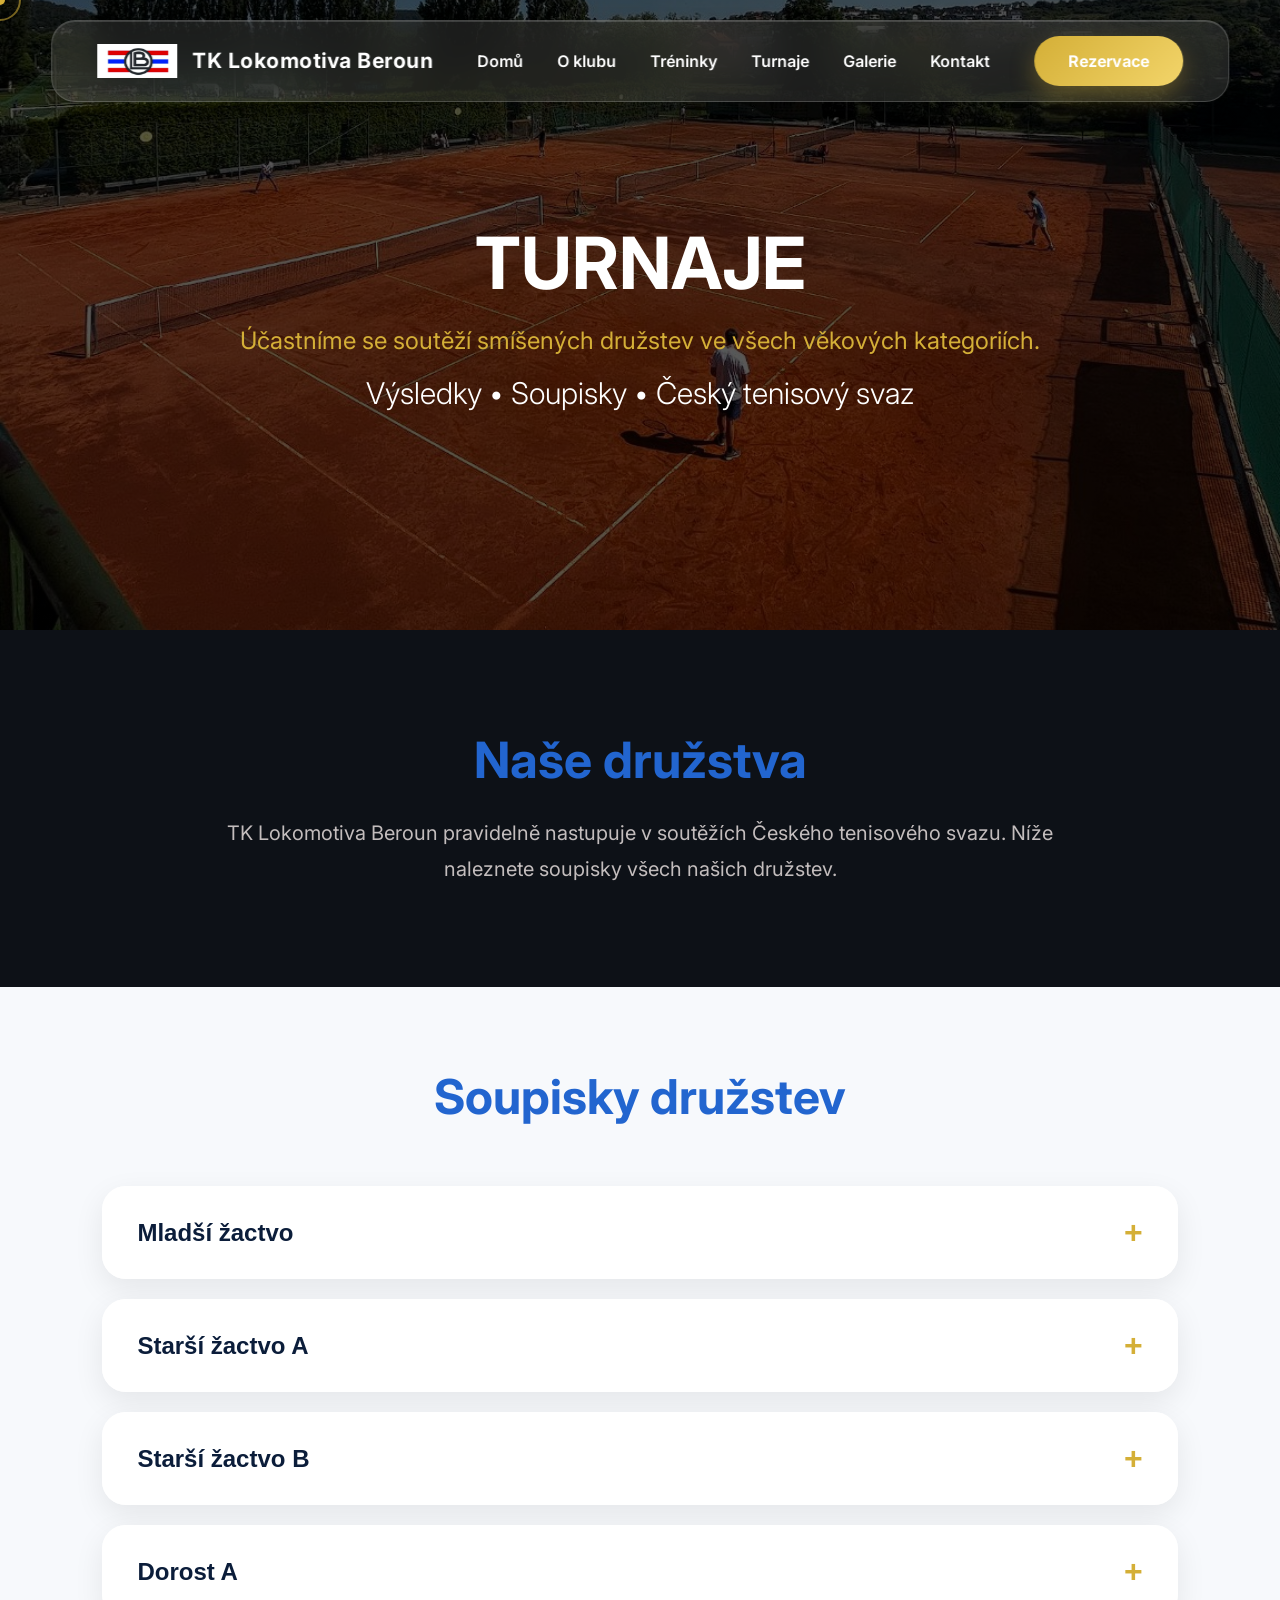
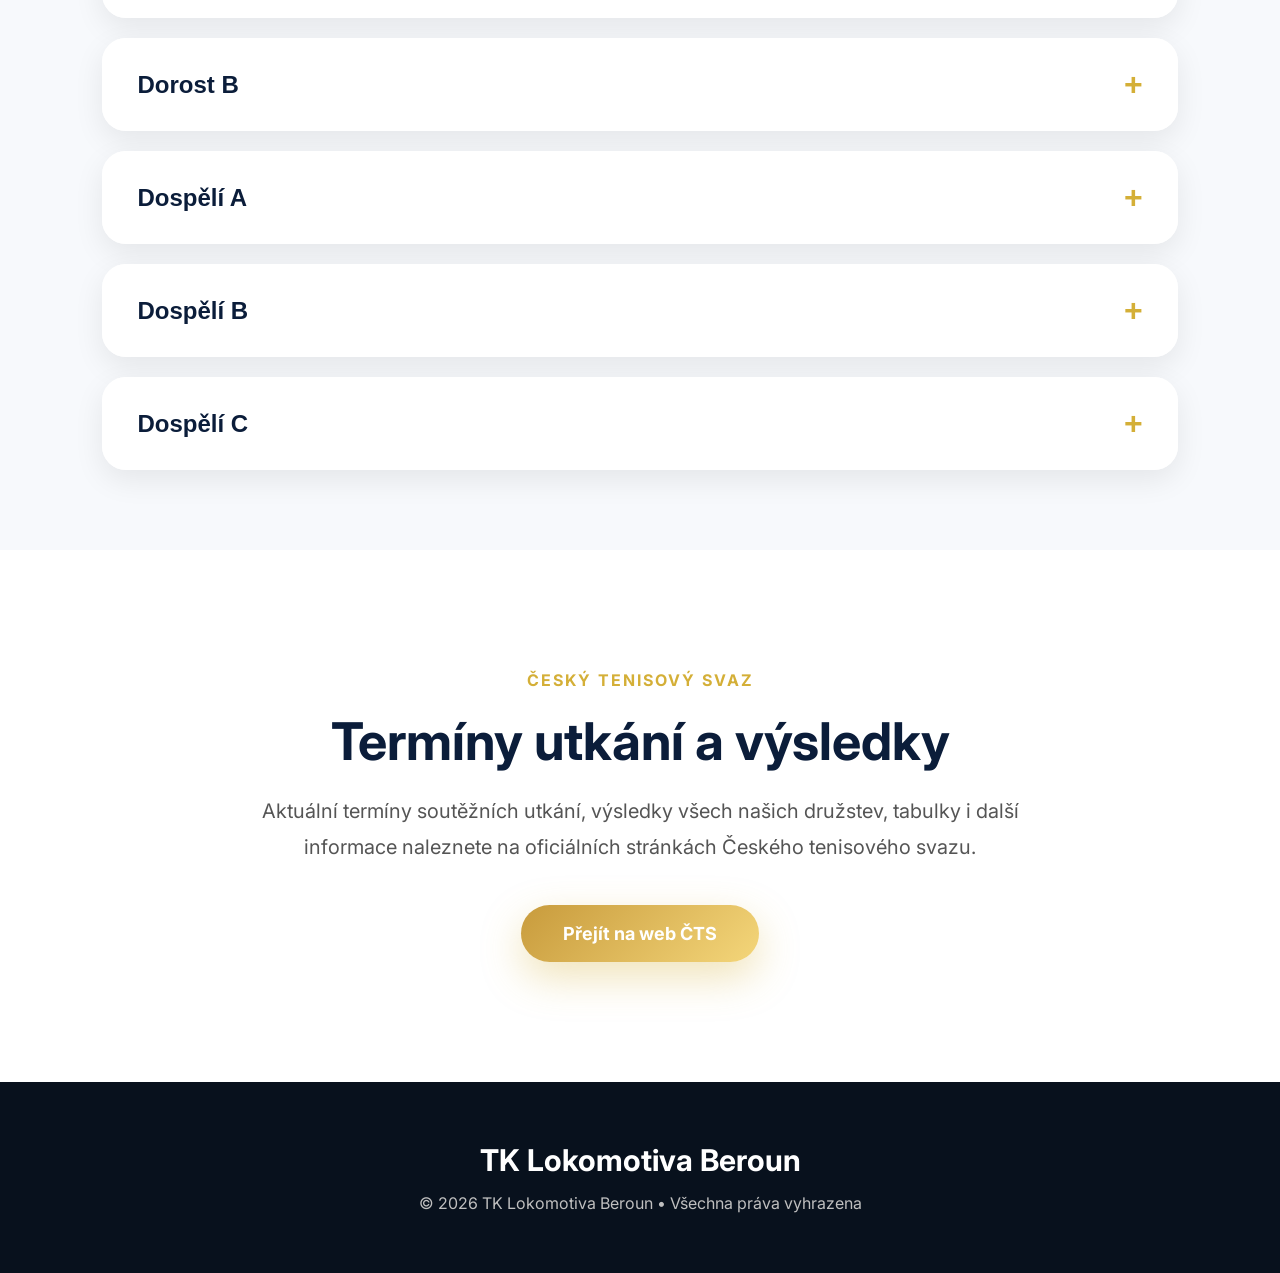
<file: turnaje.html>
<!DOCTYPE html>
<html lang="cs">

<head>

<meta charset="UTF-8">
<meta name="viewport" content="width=device-width, initial-scale=1.0">

<title>Turnaje | TK Lokomotiva Beroun</title>
<link rel="icon" type="image/png" href="assets/images/favicon.png">
<link rel="preconnect" href="https://fonts.googleapis.com">
<link rel="preconnect" href="https://fonts.gstatic.com" crossorigin>

<link href="https://fonts.googleapis.com/css2?family=Inter:wght@300;400;500;600;700;800&display=swap" rel="stylesheet">

<link rel="stylesheet" href="css/style.css">
<link rel="stylesheet" href="css/navbar.css">
<link rel="stylesheet" href="css/buttons.css">
<link rel="stylesheet" href="css/turnaje.css">
<link rel="stylesheet" href="css/responsive.css">
<link rel="stylesheet" href="css/animations.css">
<link rel="stylesheet" href="css/cursor.css">
<link rel="stylesheet" href="css/hero.css">
<link rel="stylesheet" href="css/loader.css">

</head>

<body>
<!-- Loader -->

<div id="loader">

<div class="loader-logo">
<img src="assets/images/logo.png">
</div>

<div class="loader-line"></div>

</div>

<!-- kurzor -->

<div class="cursor"></div>

<div class="cursor-outline"></div>

<header>

<nav class="navbar">

<div class="logo">

<img src="assets/images/logo.png">

<span>TK Lokomotiva Beroun</span>

</div>

<ul>

<li><a href="index.html">Domů</a></li>

<li><a href="o-klubu.html">O klubu</a></li>

<li><a href="treninky.html">Tréninky</a></li>

<li><a href="turnaje.html" class="active">Turnaje</a></li>

<li><a href="galerie.html">Galerie</a></li>

<li><a href="kontakt.html">Kontakt</a></li>

</ul>

<a href="rezervace.html" class="button">
    Rezervace
</a>

<div class="hamburger" id="hamburger">

<span></span>
<span></span>
<span></span>

</div>

</nav>

</header>

<section class="tournament-hero">

<div class="overlay"></div>

<div class="hero-content">

<h1>TURNAJE</h1>

<p>

Účastníme se soutěží smíšených družstev ve všech věkových kategoriích.

</p>

<h2>

Výsledky • Soupisky • Český tenisový svaz

</h2>

</div>

</section>

<section class="intro">

<div class="container">

<h2>Naše družstva</h2>

<p>

TK Lokomotiva Beroun pravidelně nastupuje v soutěžích Českého tenisového svazu.
Níže naleznete soupisky všech našich družstev.

</p>

</div>

</section>

<section class="teams">

<h2 class="section-title">

Soupisky družstev

</h2>

<div class="accordion">
<!-- Mladší žactvo -->

<div class="accordion-item">

<button class="accordion-header">

<span>Mladší žactvo</span>

<span class="plus">+</span>

</button>

<div class="accordion-content">

<div class="players">

<div>

<h3>Chlapci</h3>

<ol>

<li>Hadrava Erik</li>
<li>Halman Daniel</li>
<li>Trnka Matyáš</li>
<li>Bábela Rafael</li>

</ol>

</div>

<div>

<h3>Dívky</h3>

<ol start="21">

<li>Pavlisková Valerie</li>
<li>Pivcová Marie</li>
<li>Honomichlová Nicole</li>

</ol>

</div>

</div>

</div>

</div>

<!-- Starší žactvo A -->

<div class="accordion-item">

<button class="accordion-header">

<span>Starší žactvo A</span>

<span class="plus">+</span>

</button>

<div class="accordion-content">

<div class="players">

<div>

<h3>Chlapci</h3>

<ol>

<li>Hausmann Nicolas</li>
<li>Bláha Adam</li>
<li>Buňata Pavel</li>
<li>Trnka Matyáš</li>
<li>Hadrava Erik</li>
<li>Halman Daniel</li>
<li>Bábela Rafael</li>
<li>Tureček Jonáš</li>
<li>Komínek Oliver</li>
<li>Pohlídal Patrik</li>

</ol>

</div>

<div>

<h3>Dívky</h3>

<ol start="21">

<li>Šindelová Tereza</li>
<li>Žambochová Laura</li>
<li>Samková Simona</li>
<li>Pavlisková Valerie</li>
<li>Pivcová Marie</li>
<li>Aschermannová Agáta</li>

</ol>

</div>

</div>

</div>

</div>

<!-- Starší žactvo B -->

<div class="accordion-item">

<button class="accordion-header">

<span>Starší žactvo B</span>

<span class="plus">+</span>

</button>

<div class="accordion-content">

<div class="players">

<div>

<h3>Chlapci</h3>

<ol>

<li>Tureček Jonáš</li>
<li>Hadrava Erik</li>
<li>Halman Daniel</li>
<li>Bábela Rafael</li>
<li>Komínek Oliver</li>
<li>Pohlídal Patrik</li>

</ol>

</div>

<div>

<h3>Dívky</h3>

<ol start="21">

<li>Samková Simona</li>
<li>Pavlisková Valerie</li>
<li>Pivcová Marie</li>
<li>Aschermannová Agáta</li>
<li>Honomichlová Nicole</li>

</ol>

</div>

</div>

</div>

</div>

<!-- Dorost A -->

<div class="accordion-item">

<button class="accordion-header">

<span>Dorost A</span>

<span class="plus">+</span>

</button>

<div class="accordion-content">

<div class="players">

<div>

<h3>Chlapci</h3>

<ol>

<li>Plecitý Vít</li>
<li>Zýka Andreas</li>
<li>Plecitý Vilém</li>
<li>Hausmann Nicolas</li>
<li>Bláha Adam</li>
<li>Adámek Tomáš</li>
<li>Příhoda Martin</li>
<li>Tureček Jonáš</li>
<li>Halman Daniel</li>
<li>Bábela Rafael</li>
<li>Trnka Matyáš</li>
<li>Hadrava Erik</li>

</ol>

</div>

<div>

<h3>Dívky</h3>

<ol start="21">

<li>Beranová Emma</li>
<li>Pavlisková Viktorie</li>
<li>Šafrová Klaudie</li>
<li>Halamová Lada</li>
<li>Hrušková Anna</li>
<li>Pivcová Veronika</li>
<li>Pavlisková Valerie</li>
<li>Aschermannová Agáta</li>

</ol>

</div>

</div>

</div>

</div>

<!-- Dorost B -->

<div class="accordion-item">

<button class="accordion-header">

<span>Dorost B</span>

<span class="plus">+</span>

</button>

<div class="accordion-content">

<div class="players">

<div>

<h3>Chlapci</h3>

<ol>

<li>Adámek Tomáš</li>
<li>Příhoda Martin</li>
<li>Bláha Adam</li>
<li>Tureček Jonáš</li>
<li>Gladič Filip</li>
<li>Pohlídal Patrik</li>
<li>Komínek Oliver</li>
<li>Hadrava Erik</li>
<li>Halman Daniel</li>
<li>Trnka Matyáš</li>
<li>Bábela Rafael</li>

</ol>

</div>

<div>

<h3>Dívky</h3>

<ol start="21">

<li>Šafrová Klaudie</li>
<li>Halamová Lada</li>
<li>Hrušková Anna</li>
<li>Aschermannová Agáta</li>
<li>Pivcová Veronika</li>
<li>Pavlisková Valerie</li>

</ol>

</div>

</div>

</div>

</div>

<!-- Dospělí A -->

<div class="accordion-item">

<button class="accordion-header">

<span>Dospělí A</span>

<span class="plus">+</span>

</button>

<div class="accordion-content">

<div class="players">

<div>

<h3>Muži</h3>

<ol>

<li>Ricci Alessandro</li>
<li>Jirásek Milan</li>
<li>Potůček Adam</li>
<li>Sýkora Tadeáš</li>
<li>Loužecký Jan</li>
<li>Loužecký Josef</li>
<li>Pokorný Dominik</li>
<li>Piovarči Milan</li>
<li>Kincl Martin</li>
<li>Orság Miroslav</li>
<li>Plecitý Vít</li>

</ol>

</div>

<div>

<h3>Ženy</h3>

<ol start="21">

<li>Špalková Aneta</li>
<li>Přikrylová Kateřina</li>
<li>Beranová Emma</li>
<li>Kupková Lucie</li>
<li>Frojdová Jana</li>
<li>Hrušková Anna</li>
<li>Pavlisková Viktorie</li>
<li>Větrovská Gabriela</li>

</ol>

</div>

</div>

</div>

</div>

<!-- Dospělí B -->

<div class="accordion-item">

<button class="accordion-header">

<span>Dospělí B</span>

<span class="plus">+</span>

</button>

<div class="accordion-content">

<div class="players">

<div>

<h3>Muži</h3>

<ol>

<li>Loužecký Jan</li>
<li>Loužecký Josef</li>
<li>Pokorný Dominik</li>
<li>Piovarči Milan</li>
<li>Kincl Martin</li>
<li>Orság Miroslav</li>
<li>Plecitý Vít</li>
<li>Prokš Daniel</li>
<li>Sýkora Ivan</li>
<li>Maleček Pavel</li>
<li>Medřický Zdeněk</li>

</ol>

</div>

<div>

<h3>Ženy</h3>

<ol start="21">

<li>Beranová Emma</li>
<li>Kupková Lucie</li>
<li>Frojdová Jana</li>
<li>Hrušková Anna</li>
<li>Krajnikovská Anna</li>
<li>Pavlisková Viktorie</li>
<li>Větrovská Gabriela</li>
<li>Šafrová Klaudie</li>

</ol>

</div>

</div>

</div>

</div>

<!-- Dospělí C -->

<div class="accordion-item">

<button class="accordion-header">

<span>Dospělí C</span>

<span class="plus">+</span>

</button>

<div class="accordion-content">

<div class="players">

<div>

<h3>Muži</h3>

<ol>

<li>Prokš Daniel</li>
<li>Kincl Martin</li>
<li>Orság Miroslav</li>
<li>Plecitý Vít</li>
<li>Sýkora Ivan</li>
<li>Maleček Pavel</li>
<li>Medřický Zdeněk</li>
<li>Piovarčí Michal</li>
<li>Aschermann Ondra</li>
<li>Příhoda Martin</li>
<li>Hausmann Nicolas</li>
<li>Adámek Tomáš</li>

</ol>

</div>

<div>

<h3>Ženy</h3>

<ol start="21">

<li>Frojdová Jana</li>
<li>Hrušková Anna</li>
<li>Krajnikovská Anna</li>
<li>Pavlisková Viktorie</li>
<li>Větrovská Gabriela</li>
<li>Šafrová Klaudie</li>
<li>Pivcová Veronika</li>
<li>Pavlisková Valerie</li>

</ol>

</div>

</div>

</div>

</div>

</div>

</section>

<section class="results">

<div class="results-content">

<span>ČESKÝ TENISOVÝ SVAZ</span>

<h2>Termíny utkání a výsledky</h2>

<p>

Aktuální termíny soutěžních utkání, výsledky všech našich družstev,
tabulky i další informace naleznete na oficiálních stránkách
Českého tenisového svazu.

</p>

<a href="https://www.cztenis.cz"
target="_blank"
class="results-button">

Přejít na web ČTS

</a>

</div>

</section>

<footer class="footer">

<div class="footer-content">

<h3>TK Lokomotiva Beroun</h3>

<p>

© 2026 TK Lokomotiva Beroun • Všechna práva vyhrazena

</p>

</div>

</footer>

<script src="js/navbar.js"></script>

<script src="js/mobile-menu.js"></script>

<script src="js/accordion.js"></script>

<script src="js/cursor.js"></script>

<script src="js/loader.js"></script>
</body>

</html>
</file>
<file: css/style.css>
*{
margin:0;
padding:0;
box-sizing:border-box;
}

html{
scroll-behavior:smooth;
}

body{

font-family:'Inter',sans-serif;

background:#fff;

overflow-x:hidden;

}

a{

text-decoration:none;

}

ul{

list-style:none;

}
body{

background:#0d1117;

}

::selection{

background:#D4AF37;

color:white;

}
</file>
<file: css/navbar.css>
/* ===== NAVBAR ===== */

.navbar{

position:fixed;

top:20px;

left:50%;

transform:translateX(-50%);

width:92%;

max-width:1500px;

height:82px;

display:flex;

justify-content:space-between;

align-items:center;

padding:0 45px;

border-radius:24px;

background:rgba(255,255,255,.10);

backdrop-filter:blur(20px);

-webkit-backdrop-filter:blur(20px);

border:1px solid rgba(255,255,255,.18);

box-shadow:

0 8px 32px rgba(0,0,0,.18),

inset 0 1px 0 rgba(255,255,255,.15);

z-index:999;

transition:.45s ease;

}

/* po scrollování */

.navbar.scrolled{

background:rgba(255,255,255,.92);

backdrop-filter:blur(24px);

box-shadow:

0 12px 40px rgba(0,0,0,.15);

}

.logo{

display:flex;

align-items:center;

gap:15px;

}

.logo img{

width: 80px;

transition:.4s;

}

.logo span{

font-size:21px;

font-weight:700;

color:white;

letter-spacing:.5px;

transition:.4s;

}

.navbar ul{

display:flex;

gap:34px;

}

.navbar ul li{

position:relative;

}

.navbar ul li a{

font-size:16px;

font-weight:600;

color:white;

transition:.35s;

}

/* podtržení */

.navbar ul li::after{

content:"";

position:absolute;

bottom:-8px;

left:0;

width:0;

height:2px;

background:#D4AF37;

transition:.35s;

}

.navbar ul li:hover::after{

width:100%;

}

.navbar ul li:hover a{

color:#D4AF37;

}

/* tlačítko */

.button{

padding:15px 34px;

border-radius:50px;

background:linear-gradient(

135deg,

#D4AF37,

#f3d56a

);

font-weight:700;

color:white;

transition:.35s;

box-shadow:

0 10px 25px rgba(212,175,55,.35);

}

.button:hover{

transform:translateY(-4px);

box-shadow:

0 18px 40px rgba(212,175,55,.45);

}

/* scroll */

.navbar.scrolled .logo span{

color:#111;

}

.navbar.scrolled ul li a{

color:#111;

}

.navbar.scrolled ul li:hover a{

color:#D4AF37;

}
/* ===========================
   HAMBURGER MENU
=========================== */

.hamburger{

display:none;

flex-direction:column;

justify-content:center;

gap:7px;

cursor:pointer;

z-index:1001;

}

.hamburger span{

width:32px;

height:3px;

background:white;

border-radius:20px;

transition:.35s;

}

/* Animace do X */

.hamburger.active span:nth-child(1){

transform:rotate(45deg) translate(7px,7px);

}

.hamburger.active span:nth-child(2){

opacity:0;

}

.hamburger.active span:nth-child(3){

transform:rotate(-45deg) translate(7px,-7px);

}

/* Mobilní menu */

@media(max-width:900px){

.navbar{

padding:20px 30px;

}

.navbar ul{

position:fixed;

top:0;

right:-100%;

width:300px;

height:100vh;

display:flex;

flex-direction:column;

justify-content:center;

align-items:center;

gap:35px;

background:rgba(10,20,40,.96);

backdrop-filter:blur(18px);

transition:.45s;

}

.navbar ul.active{

right:0;

}

.navbar ul li a{

font-size:22px;

color:white;

}

.button{

display:none;

}

.hamburger{

display:flex;

}

}
</file>
<file: css/hero.css>
.hero{

    position:relative;

    height:100vh;

    overflow:hidden;

    display:flex;

    justify-content:center;

    align-items:center;

}

.overlay{

position:absolute;

width:100%;

height:100%;

background:linear-gradient(

rgba(0,0,0,.60),

rgba(0,0,0,.55)

);

}

.hero-content{

position:relative;

z-index:2;

text-align:center;

color:white;

}

.hero h1{

font-size:72px;

font-weight:800;

letter-spacing:2px;

margin-bottom:20px;

}

.hero p{

font-size:24px;

margin-bottom:25px;

color:#D4AF37;

}

.hero h2{

font-size:32px;

font-weight:300;

margin-bottom:45px;

}

.buttons{

display:flex;

justify-content:center;

align-items:center;

gap:25px;

margin-top:50px;

flex-wrap:wrap;

}

.primary{

background:#D4AF37;

padding:18px 40px;

border-radius:50px;

color:white;

font-weight:700;

transition:.3s;

}

.primary:hover{

transform:translateY(-5px);

}

.secondary{

border:2px solid white;

padding:18px 40px;

border-radius:50px;

color:white;

transition:.3s;

}

.secondary:hover{

background:white;

color:black;

}

.scroll{

position:absolute;

bottom:40px;

left:50%;

transform:translateX(-50%);

font-size:34px;

color:white;

animation:float 2s infinite;

}

.hero-bg{

    position:absolute;

    inset:-5%;

    background:url("../assets/images/hero.jpg");

    background-size:cover;

    background-position:center;

    z-index:-2;

    transition:transform .2s linear;

    will-change:transform;

}
</file>
<file: css/animations.css>
@keyframes float{

0%{

transform:translate(-50%,0);

}

50%{

transform:translate(-50%,12px);

}

100%{

transform:translate(-50%,0);

}

}
</file>
<file: css/responsive.css>
@media(max-width:1100px){

.navbar ul{

display:none;

}

.hero h1{

font-size:48px;

}

.hero h2{

font-size:24px;

}

.buttons{

flex-direction:column;

}

}

@media (pointer: coarse){

    body{
        cursor:auto;
    }

    .cursor,
    .cursor-outline{
        display:none;
    }

}
</file>
<file: css/loader.css>
/* ===== PAGE LOADER ===== */

#loader{

position:fixed;

top:0;

left:0;

width:100%;

height:100vh;

background:#09111c;

display:flex;

flex-direction:column;

justify-content:center;

align-items:center;

z-index:99999;

transition:opacity .8s ease,visibility .8s ease;

}

#loader.hidden{

opacity:0;

visibility:hidden;

}

.loader-logo img{

width:140px;

animation:pulse 2s infinite;

}

.loader-line{

margin-top:40px;

width:220px;

height:4px;

border-radius:50px;

background:rgba(255,255,255,.15);

overflow:hidden;

position:relative;

}

.loader-line::before{

content:"";

position:absolute;

left:-100%;

width:100%;

height:100%;

background:linear-gradient(

90deg,

transparent,

#D4AF37,

transparent

);

animation:loading 1.8s infinite;

}

@keyframes loading{

0%{

left:-100%;

}

100%{

left:100%;

}

}

@keyframes pulse{

0%{

transform:scale(1);

}

50%{

transform:scale(1.08);

}

100%{

transform:scale(1);

}

}
</file>
<file: css/buttons.css>
/* ===================================
   PREMIUM BUTTONS
=================================== */

.primary,
.secondary{

position:relative;

display:inline-flex;

justify-content:center;

align-items:center;

padding:18px 42px;

border-radius:60px;

font-size:16px;

font-weight:700;

letter-spacing:.5px;

overflow:hidden;

cursor:pointer;

transition:.45s ease;

}

/* Zlaté tlačítko */

.primary{

background:linear-gradient(
135deg,
#C89B3C,
#F4D67A
);

color:white;

box-shadow:

0 12px 35px rgba(212,175,55,.35);

}

/* Bílý odlesk */

.primary::before{

content:"";

position:absolute;

top:0;

left:-120%;

width:60%;

height:100%;

background:linear-gradient(

90deg,

transparent,

rgba(255,255,255,.75),

transparent

);

transform:skewX(-25deg);

transition:.8s;

}

.primary:hover::before{

left:160%;

}

.primary:hover{

transform:translateY(-5px);

box-shadow:

0 18px 45px rgba(212,175,55,.55);

}

/* Glass tlačítko */

.secondary{

background:rgba(255,255,255,.08);

border:1px solid rgba(255,255,255,.35);

backdrop-filter:blur(18px);

-webkit-backdrop-filter:blur(18px);

color:white;

}
</file>
<file: css/cursor.css>
/* ===== PREMIUM CURSOR ===== */

body{
    cursor:none;
}

.cursor{
    position:fixed;
    width:10px;
    height:10px;
    background:#D4AF37;
    border-radius:50%;
    pointer-events:none;
    z-index:99999;
    transform:translate(-50%,-50%);
}

.cursor-outline{
    position:fixed;
    width:42px;
    height:42px;
    border:2px solid rgba(212,175,55,.55);
    border-radius:50%;
    pointer-events:none;
    z-index:99998;
    transform:translate(-50%,-50%);
    transition:
        width .25s,
        height .25s,
        border-color .25s;
}

.cursor-hover{
    width:70px;
    height:70px;
    border-color:#D4AF37;
}
</file>
<file: css/galerie.css>
.gallery-hero{

height:70vh;

background:url("../assets/images/galerie/foto1.jpg");

background-size:cover;

background-position:center;

display:flex;

justify-content:center;

align-items:center;

position:relative;

}

.gallery-hero .overlay{

position:absolute;

inset:0;

background:linear-gradient(rgba(0,0,0,.55),rgba(0,0,0,.7));

}

.gallery-hero .hero-content{

position:relative;

z-index:2;

text-align:center;

color:white;

}

.gallery-hero h1{

font-size:72px;

margin-bottom:20px;

}

.gallery-hero p{

font-size:24px;

color:#D4AF37;

margin-bottom:20px;

}

.gallery-hero h2{

font-size:30px;

font-weight:300;

}

.gallery-intro{

padding:90px 8%;

text-align:center;

}

.gallery-intro h2{

font-size:52px;

margin-bottom:25px;

color:#245ebb;

}

.gallery-intro p{

max-width:800px;

margin:auto;

font-size:20px;

line-height:1.8;

color:#d6d3d3;

}

.gallery{

padding:40px 8% 120px;

background:#f7f9fc;

}

.gallery-grid{

display:grid;

grid-template-columns:repeat(auto-fit,minmax(320px,1fr));

gap:25px;

}
/* ==========================
   GALLERY
========================== */

.gallery-item{

overflow:hidden;

border-radius:24px;

cursor:pointer;

box-shadow:0 15px 35px rgba(0,0,0,.12);

transition:.35s;

background:white;

}

.gallery-item:hover{

transform:translateY(-8px);

box-shadow:0 25px 50px rgba(0,0,0,.18);

}

.gallery-item img{

width:100%;

height:300px;

object-fit:cover;

display:block;

transition:transform .5s;

}

.gallery-item:hover img{

transform:scale(1.08);

}
/* ==========================
   LIGHTBOX
========================== */

.lightbox{

position:fixed;

inset:0;

background:rgba(0,0,0,.95);

display:none;

justify-content:center;

align-items:center;

z-index:99999;

}

.lightbox.active{

display:flex;

}

.lightbox img{

max-width:90%;

max-height:85%;

border-radius:20px;

box-shadow:0 30px 60px rgba(0,0,0,.4);

}

.lightbox button{

position:absolute;

background:rgba(255,255,255,.15);

border:none;

color:white;

width:60px;

height:60px;

border-radius:50%;

font-size:30px;

cursor:pointer;

transition:.3s;

}

.lightbox button:hover{

background:#D4AF37;

}

.close{

top:30px;

right:30px;

}

.prev{

left:30px;

}

.next{

right:30px;

}

@media(max-width:768px){

.prev{

left:10px;

}

.next{

right:10px;

}

.close{

top:15px;

right:15px;

}

.lightbox button{

width:50px;

height:50px;

font-size:24px;

}

}
/* ===========================
   FOOTER
=========================== */

.footer{

padding:50px;

background:#08111d;

text-align:center;

color:white;

}

.footer h3{

margin-bottom:15px;

font-size:28px;

}

.footer p{

color:#bdbdbd;

}
</file>
<file: css/kontakt.css>
.contact-hero{

height:70vh;

background:url("../assets/images/kontakt.jpg");

background-size:cover;

background-position:center;

display:flex;

justify-content:center;

align-items:center;

position:relative;

}

.contact-hero .overlay{

position:absolute;

inset:0;

background:linear-gradient(rgba(0,0,0,.55),rgba(0,0,0,.7));

}

.hero-content{

position:relative;

z-index:2;

text-align:center;

color:white;

}

.hero-content h1{

font-size:72px;

margin-bottom:20px;

}

.hero-content p{

font-size:24px;

color:#D4AF37;

margin-bottom:20px;

}

.hero-content h2{

font-size:30px;

font-weight:300;

}

.contact-info{

padding:120px 8%;

display:grid;

grid-template-columns:1fr 1.3fr;

gap:50px;

align-items:center;

}

.contact-card{

background:white;

padding:45px;

border-radius:30px;

box-shadow:0 20px 50px rgba(0,0,0,.08);

}

.contact-card h2{

margin-bottom:35px;

font-size:42px;

color:#0B1D3A;

}

.contact-card p{

font-size:19px;

line-height:1.9;

margin-bottom:30px;

color:#555;

}

.map-card iframe{

width:100%;

height:550px;

border:none;

border-radius:30px;

box-shadow:0 20px 50px rgba(0,0,0,.12);

}
/* ===========================
   DIRECTIONS
=========================== */

.directions{

padding:120px 8%;

background:#f7f9fc;

}

.section-title{

text-align:center;

max-width:850px;

margin:auto;

margin-bottom:70px;

}

.section-title span{

color:#D4AF37;

font-weight:700;

letter-spacing:2px;

}

.section-title h2{

font-size:52px;

margin:20px 0;

color:#0B1D3A;

}

.section-title p{

font-size:20px;

line-height:1.8;

color:#666;

}

.steps{

display:grid;

grid-template-columns:repeat(auto-fit,minmax(300px,1fr));

gap:35px;

}

.step{

background:white;

padding:45px;

border-radius:28px;

box-shadow:0 15px 35px rgba(0,0,0,.08);

transition:.35s;

}

.step:hover{

transform:translateY(-10px);

box-shadow:0 25px 50px rgba(0,0,0,.15);

}

.number{

width:65px;

height:65px;

background:linear-gradient(135deg,#C89B3C,#F4D67A);

border-radius:50%;

display:flex;

justify-content:center;

align-items:center;

font-size:28px;

font-weight:700;

color:white;

margin-bottom:25px;

}

.step h3{

margin-bottom:20px;

font-size:28px;

color:#0B1D3A;

}

.step p{

font-size:18px;

line-height:1.8;

color:#555;

}
/* ===========================
   FOOTER
=========================== */

.footer{

padding:50px;

background:#08111d;

text-align:center;

color:white;

}

.footer h3{

margin-bottom:15px;

font-size:28px;

}

.footer p{

color:#bdbdbd;

}
</file>
<file: css/about.css>
.about-hero{

height:70vh;

background:url("../assets/images/club.jpg");

background-size:cover;

background-position:center;

display:flex;

justify-content:center;

align-items:center;

position:relative;

}

.about-overlay{

position:absolute;

width:100%;

height:100%;

background:linear-gradient(

rgba(0,0,0,.55),

rgba(0,0,0,.65)

);

}

.about-content{

position:relative;

z-index:2;

text-align:center;

color:white;

}

.about-content h1{

font-size:72px;

font-weight:800;

margin-bottom:20px;

}

.about-content p{

font-size:24px;

color:#D4AF37;

margin-bottom:20px;

}

.about-content h2{

font-size:34px;

font-weight:300;

}

.about-intro{

max-width:1400px;

margin:120px auto;

display:grid;

grid-template-columns:1.2fr .8fr;

gap:70px;

align-items:center;

padding:0 50px;

}

.about-image img{

width:100%;

border-radius:30px;

box-shadow:0 25px 60px rgba(0,0,0,.25);

}

.opening-hours{

padding:45px;

border-radius:30px;

background:rgba(255, 255, 255, 0.441);

backdrop-filter:blur(18px);

border:1px solid rgba(255,255,255,.18);

box-shadow:0 20px 50px rgba(0,0,0,.12);

}

.opening-hours h2{

font-size:40px;

margin-bottom:10px;

}

.opening-hours h3{

color:#D4AF37;

margin-bottom:40px;

}

.hours{

display:flex;

justify-content:space-between;

}

.hours strong{

font-size:22px;

}

.hours p{

margin-top:10px;

font-size:18px;

line-height:1.8;

}
/* ===================================
   FEATURES
=================================== */

.features{

padding:120px 8%;

background:#f7f9fc;

}

.section-title{

text-align:center;

max-width:800px;

margin:auto;

margin-bottom:70px;

}

.section-title span{

color:#D4AF37;

font-weight:700;

letter-spacing:2px;

}

.section-title h2{

font-size:52px;

margin:20px 0;

color:#0B1D3A;

}

.section-title p{

font-size:19px;

color:#666;

line-height:1.8;

}

.feature-grid{

display:grid;

grid-template-columns:repeat(auto-fit,minmax(280px,1fr));

gap:35px;

}

.feature-card{

background:white;

padding:40px;

border-radius:24px;

transition:.4s;

box-shadow:0 10px 30px rgba(0,0,0,.08);

}

.feature-card:hover{

transform:translateY(-12px);

box-shadow:0 25px 50px rgba(0,0,0,.15);

}

.icon{

font-size:55px;

margin-bottom:25px;

}

.feature-card h3{

margin-bottom:15px;

font-size:26px;

color:#0B1D3A;

}

.feature-card p{

line-height:1.8;

color:#666;

}
/* ===========================
   FOOTER
=========================== */

.footer{

padding:50px;

background:#08111d;

text-align:center;

color:white;

}

.footer h3{

margin-bottom:15px;

font-size:28px;

}

.footer p{

color:#bdbdbd;

}
</file>
<file: css/treninky.css>
.training-hero{

height:70vh;

background:url("../assets/images/treninky.jpg");

background-size:cover;

background-position:center;

display:flex;

justify-content:center;

align-items:center;

position:relative;

}

.training-hero .overlay{

position:absolute;

inset:0;

background:linear-gradient(rgba(0,0,0,.55),rgba(0,0,0,.65));

}

.training-hero .hero-content{

position:relative;

z-index:2;

text-align:center;

color:white;

}

.training-hero h1{

font-size:72px;

font-weight:800;

margin-bottom:20px;

}

.training-hero p{

font-size:26px;

color:#D4AF37;

margin-bottom:20px;

}

.training-hero h2{

font-size:30px;

font-weight:300;

}

.training-intro{

padding:100px 8%;

text-align:center;

background:white;

}

.training-intro h2{

font-size:48px;

color:#0B1D3A;

margin-bottom:25px;

}

.training-intro p{

max-width:900px;

margin:auto;

font-size:20px;

line-height:1.8;

color:#555;

}

.coaches{

padding:120px 8%;

background:#f7f9fc;

}

.section-title{

text-align:center;

margin-bottom:70px;

}

.section-title span{

color:#D4AF37;

font-weight:700;

letter-spacing:2px;

}

.section-title h2{

font-size:52px;

margin:20px 0;

color:#0B1D3A;

}

.section-title p{

font-size:19px;

color:#666;

}

.coach-grid{

display:grid;

grid-template-columns:repeat(auto-fit,minmax(340px,1fr));

gap:40px;

}
/* ================================
   COACH CARDS
================================ */

.coach-card{

background:white;

border-radius:28px;

overflow:hidden;

box-shadow:0 15px 40px rgba(0,0,0,.08);

transition:.4s;

}

.coach-card:hover{

transform:translateY(-12px);

box-shadow:0 25px 60px rgba(0,0,0,.15);

}

.coach-card img{

width:100%;

height:420px;

object-fit:cover;

display:block;

}

.coach-content{

padding:35px;

}

.coach-content h3{

font-size:30px;

color:#0B1D3A;

margin-bottom:10px;

}

.coach-content span{

display:inline-block;

margin-bottom:25px;

padding:8px 18px;

background:#D4AF37;

color:white;

font-weight:700;

border-radius:30px;

}

.coach-content ul{

list-style:none;

padding:0;

}

.coach-content li{

margin-bottom:15px;

line-height:1.7;

font-size:17px;

color:#555;

}
/* ===========================
   TENISOVÁ AKADEMIE
=========================== */

.academy{

padding:120px 8%;

display:grid;

grid-template-columns:1.3fr .7fr;

gap:60px;

align-items:center;

background:white;

}

.academy span{

color:#D4AF37;

font-weight:700;

letter-spacing:2px;

}

.academy h2{

font-size:52px;

margin:20px 0;

color:#0B1D3A;

}

.academy p{

font-size:19px;

line-height:1.9;

color:#555;

margin-bottom:25px;

}

.academy-button{

display:inline-block;

margin-top:20px;

padding:18px 40px;

border-radius:50px;

background:linear-gradient(135deg,#C89B3C,#F4D67A);

color:white;

font-weight:700;

transition:.35s;

box-shadow:0 12px 35px rgba(212,175,55,.35);

}

.academy-button:hover{

transform:translateY(-5px);

}

.academy-box{

padding:45px;

border-radius:30px;

background:#0B1D3A;

color:white;

box-shadow:0 25px 60px rgba(0,0,0,.2);

}

.academy-box h3{

font-size:34px;

margin-bottom:30px;

}

.contact-item{

padding-bottom:25px;

margin-bottom:25px;

border-bottom:1px solid rgba(255,255,255,.2);

}

.contact-item:last-child{

border:none;

margin-bottom:0;

padding-bottom:0;

}

.contact-item strong{

display:block;

margin-bottom:12px;

font-size:22px;

}

.contact-item p{

color:#ddd;

margin:6px 0;

font-size:17px;

}

/* ===== Letní soustředění ===== */

.camp-section {
    max-width: 550px;
    margin: 80px auto;
    padding: 0 20px;
    text-align: center;
}

.camp-section h2 {
    font-size: 2.4rem;
    color: #d4af37;
    margin-bottom: 15px;
}

.camp-text {
    color: #d0d0d0;
    font-size: 1.1rem;
    margin-bottom: 40px;
    line-height: 1.7;
}

.camp-card {
    background: rgba(255,255,255,0.05);
    border-radius: 20px;
    padding: 25px;
    backdrop-filter: blur(10px);
    box-shadow: 0 15px 40px rgba(0,0,0,.25);
    transition: .3s;
}

.camp-card:hover {
    transform: translateY(-6px);
}

.camp-card img {
    width: 100%;
    max-width: 700px;
    border-radius: 18px;
    box-shadow: 0 12px 35px rgba(0,0,0,.35);
}

.camp-buttons {
    display: flex;
    justify-content: center;
    margin-top: 30px;
}

.btn-primary,
.btn-secondary {
    padding: 15px 30px;
    border-radius: 40px;
    text-decoration: none;
    font-weight: 600;
    transition: .3s;
}

.btn-primary {
    background: #d4af37;
    color: #fff;
}

.btn-primary:hover {
    transform: scale(1.05);
}

.btn-secondary {
    border: 2px solid #d4af37;
    color: #d4af37;
}

.btn-secondary:hover {
    background: #d4af37;
    color: white;
}

@media (max-width:768px){

.camp-section h2{
font-size:2rem;
}

.camp-buttons{
flex-direction:column;
align-items:center;
}

.btn-primary,
.btn-secondary{
width:100%;
max-width:320px;
}

}
/* ===========================
   FOOTER
=========================== */

.footer{

padding:50px;

background:#08111d;

text-align:center;

color:white;

}

.footer h3{

margin-bottom:15px;

font-size:28px;

}

.footer p{

color:#bdbdbd;

}
</file>
<file: css/turnaje.css>
.tournament-hero{

height:70vh;

background:url("../assets/images/turnaje.jpg");

background-size:cover;

background-position:center;

display:flex;

justify-content:center;

align-items:center;

position:relative;

}

.tournament-hero .overlay{

position:absolute;

inset:0;

background:linear-gradient(rgba(0, 0, 0, 0.65),rgba(0, 0, 0, 0.65));

}

.tournament-hero .hero-content{

position:relative;

z-index:2;

text-align:center;

color:white;

}

.tournament-hero h1{

font-size:72px;

margin-bottom:20px;

}

.tournament-hero p{

font-size:24px;

color:#D4AF37;

margin-bottom:20px;

}

.tournament-hero h2{

font-size:30px;

font-weight:300;

}

.intro{

padding:100px 8%;

text-align:center;

}

.intro h2{

font-size:50px;

margin-bottom:25px;

color:#2265cf;

}

.intro p{

font-size:20px;

line-height:1.8;

max-width:900px;

margin:auto;

color:#c3bdbd;

}

.teams{

padding:80px 8%;

background:#f7f9fc;

}

.section-title{

text-align:center;

font-size:48px;

margin-bottom:60px;

color:#2265cf;

}

.accordion{

max-width:1200px;

margin:auto;

display:flex;

flex-direction:column;

gap:20px;

}
/* ==========================
   ACCORDION
========================== */

.accordion-item{

background:white;

border-radius:24px;

overflow:hidden;

box-shadow:0 10px 30px rgba(0,0,0,.08);

transition:.3s;

}

.accordion-item:hover{

box-shadow:0 20px 45px rgba(0,0,0,.15);

}

.accordion-header{

width:100%;

padding:28px 35px;

display:flex;

justify-content:space-between;

align-items:center;

background:white;

border:none;

cursor:pointer;

font-size:24px;

font-weight:700;

color:#0B1D3A;

}

.plus{

font-size:32px;

color:#D4AF37;

transition:.3s;

}

.accordion-item.active .plus{

transform:rotate(45deg);

}

.accordion-content{

max-height:0;

overflow:hidden;

transition:max-height .45s ease;

background:#fafafa;

}

.players{

display:grid;

grid-template-columns:1fr 1fr;

gap:60px;

padding:40px;

}

.players h3{

margin-bottom:20px;

font-size:26px;

color:#0B1D3A;

}

.players ol{

padding-left:20px;

line-height:2;

font-size:18px;

color:#555;

}
/* ==========================
   RESULTS
========================== */

.results{

padding:120px 8%;

background:white;

text-align:center;

}

.results span{

color:#D4AF37;

font-weight:700;

letter-spacing:2px;

}

.results h2{

font-size:52px;

margin:20px 0;

color:#0B1D3A;

}

.results p{

max-width:850px;

margin:0 auto 40px;

font-size:20px;

line-height:1.8;

color:#555;

}

.results-button{

display:inline-block;

padding:18px 42px;

background:linear-gradient(135deg,#C89B3C,#F4D67A);

color:white;

font-size:18px;

font-weight:700;

text-decoration:none;

border-radius:50px;

box-shadow:0 15px 40px rgba(212,175,55,.35);

transition:.35s;

}

.results-button:hover{

transform:translateY(-5px);

box-shadow:0 22px 50px rgba(212,175,55,.45);

}

/* ==========================
   FOOTER
========================== */

.footer{

background:#08111d;

padding:60px 20px;

text-align:center;

color:white;

}

.footer h3{

font-size:30px;

margin-bottom:15px;

}

.footer p{

color:#bfbfbf;

font-size:16px;

}
</file>
